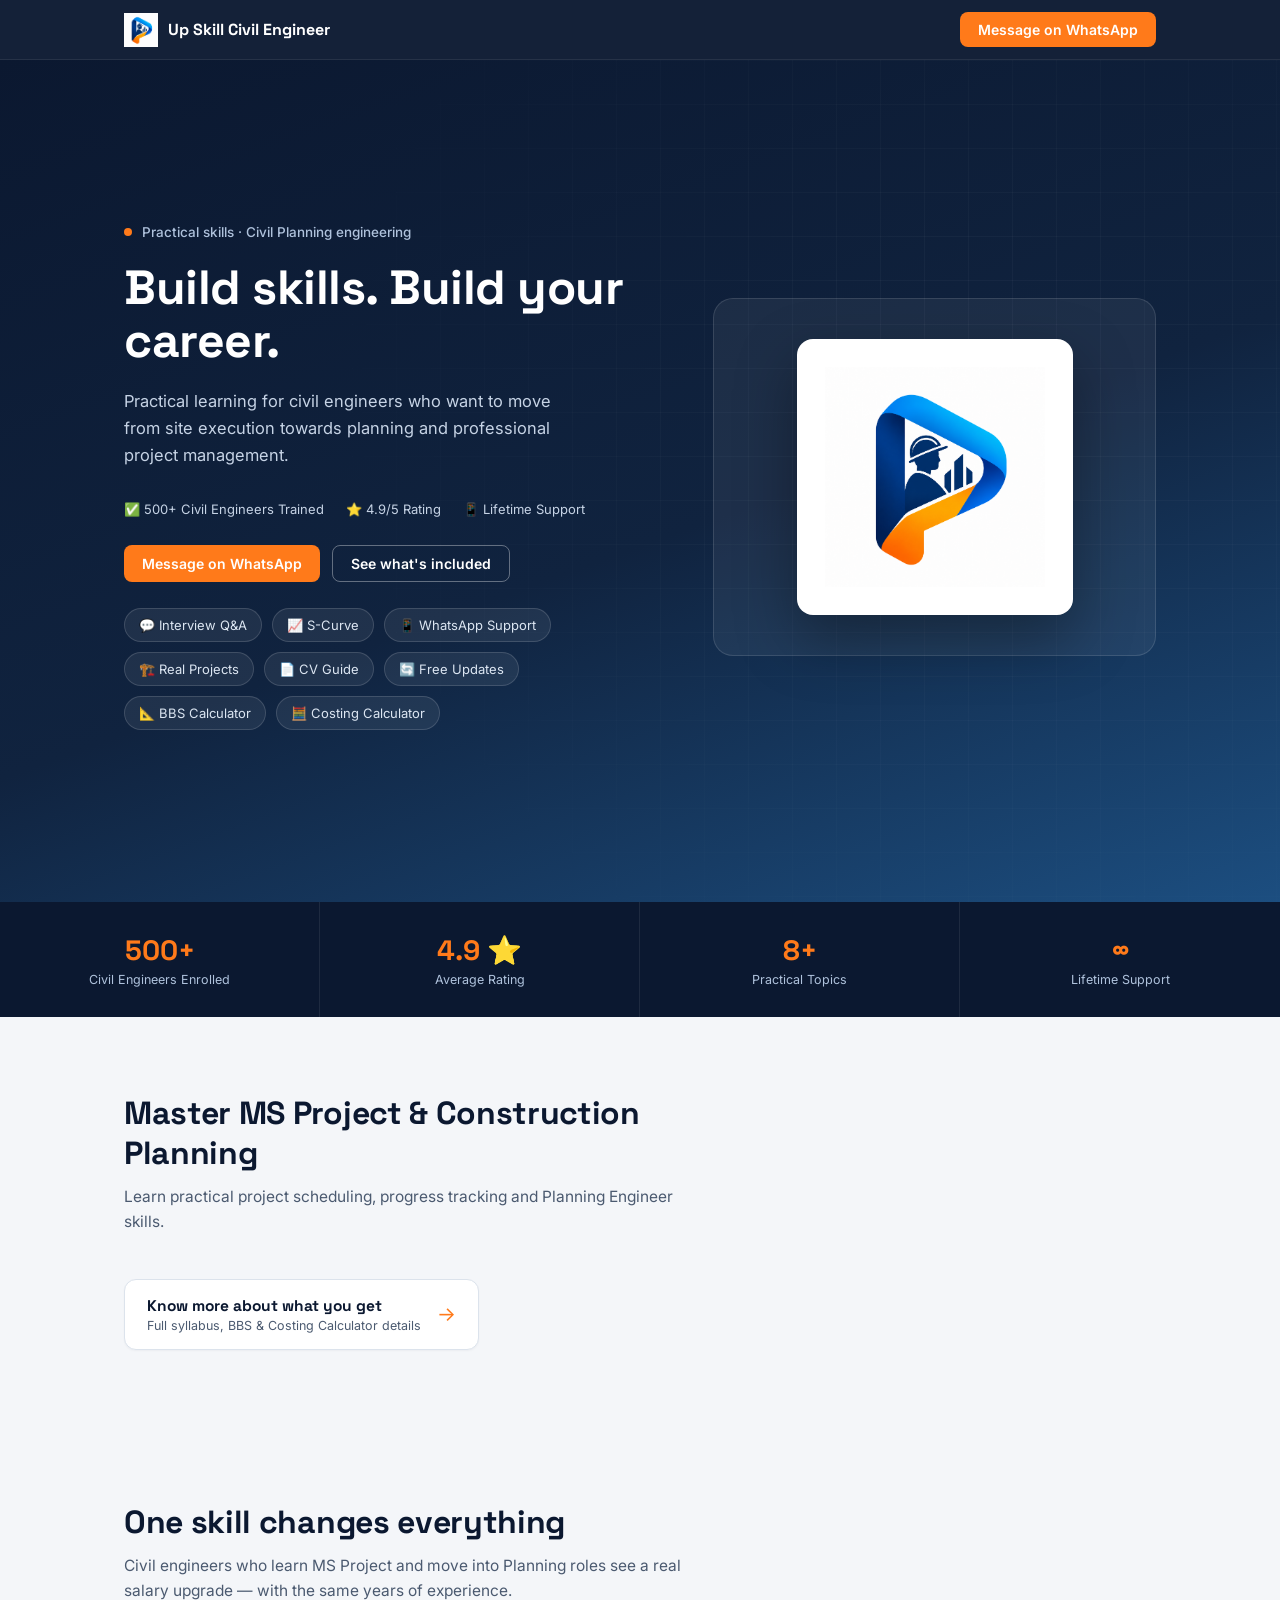
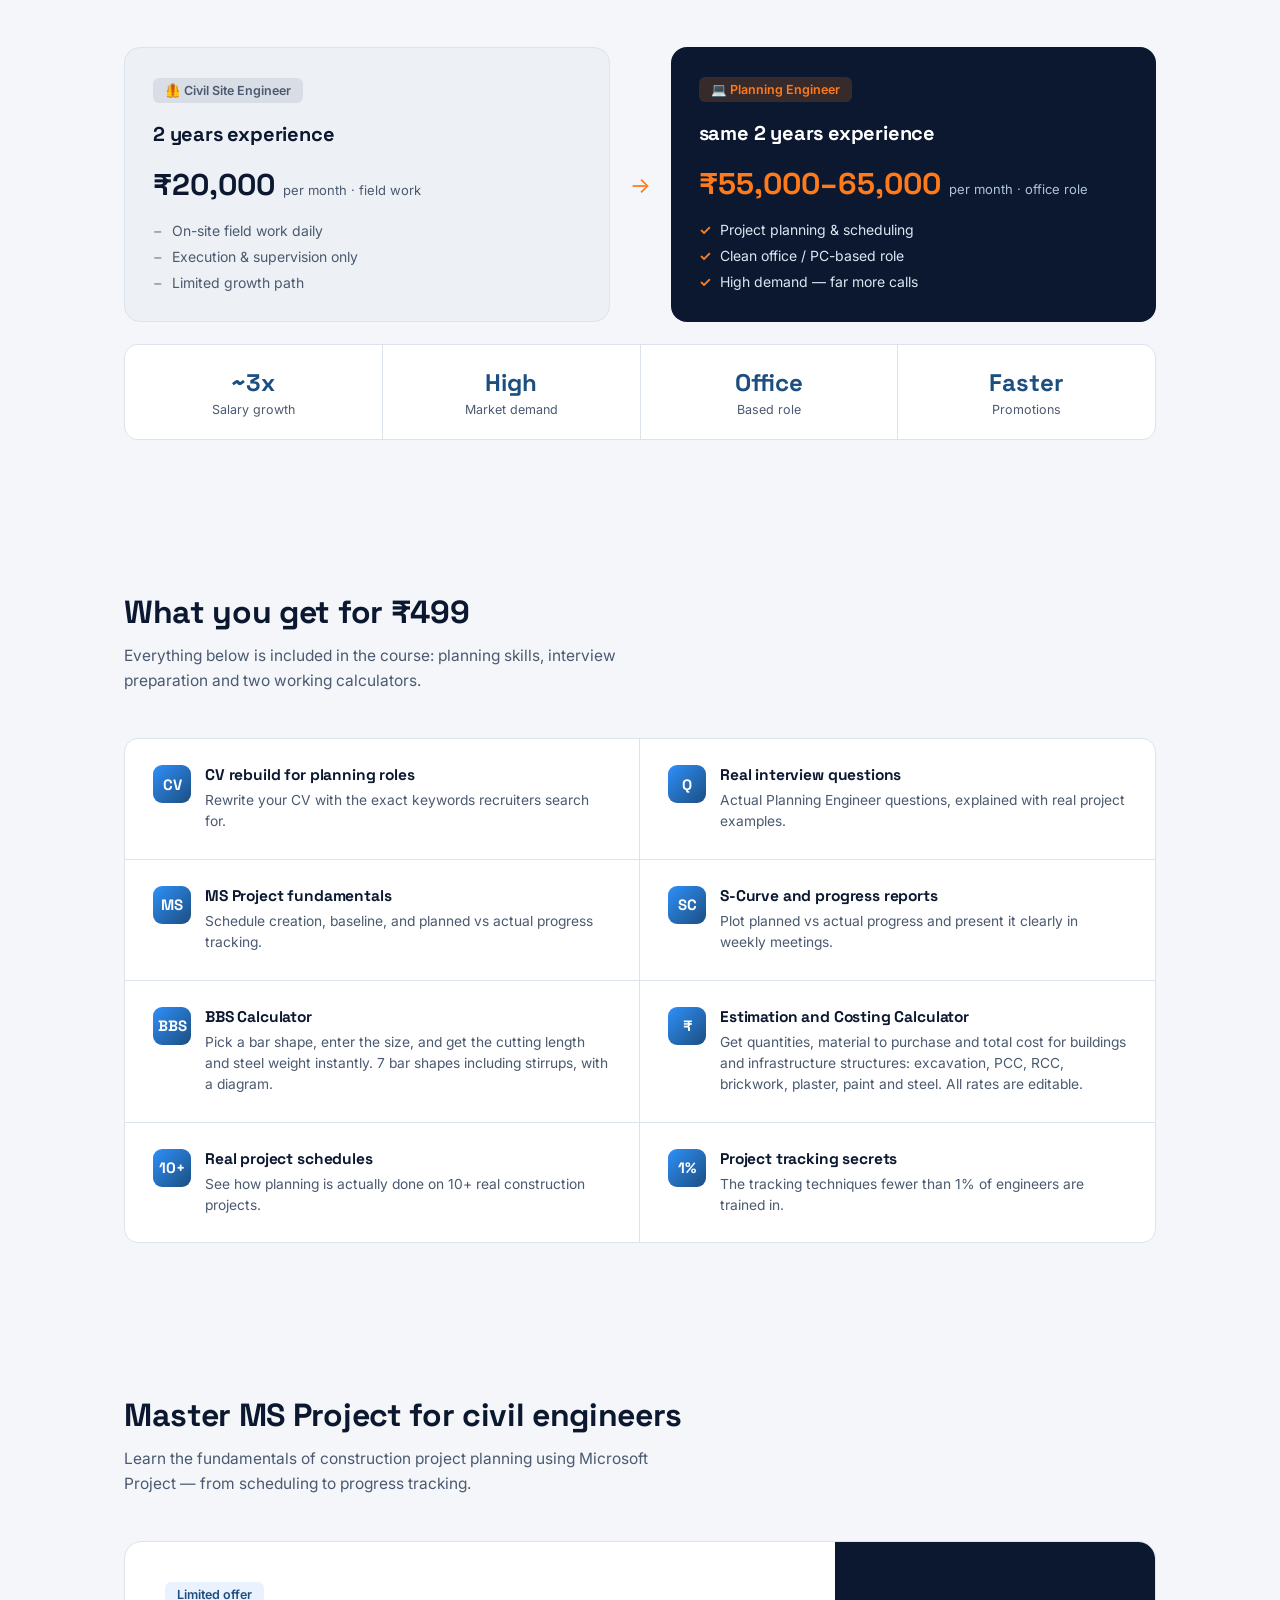
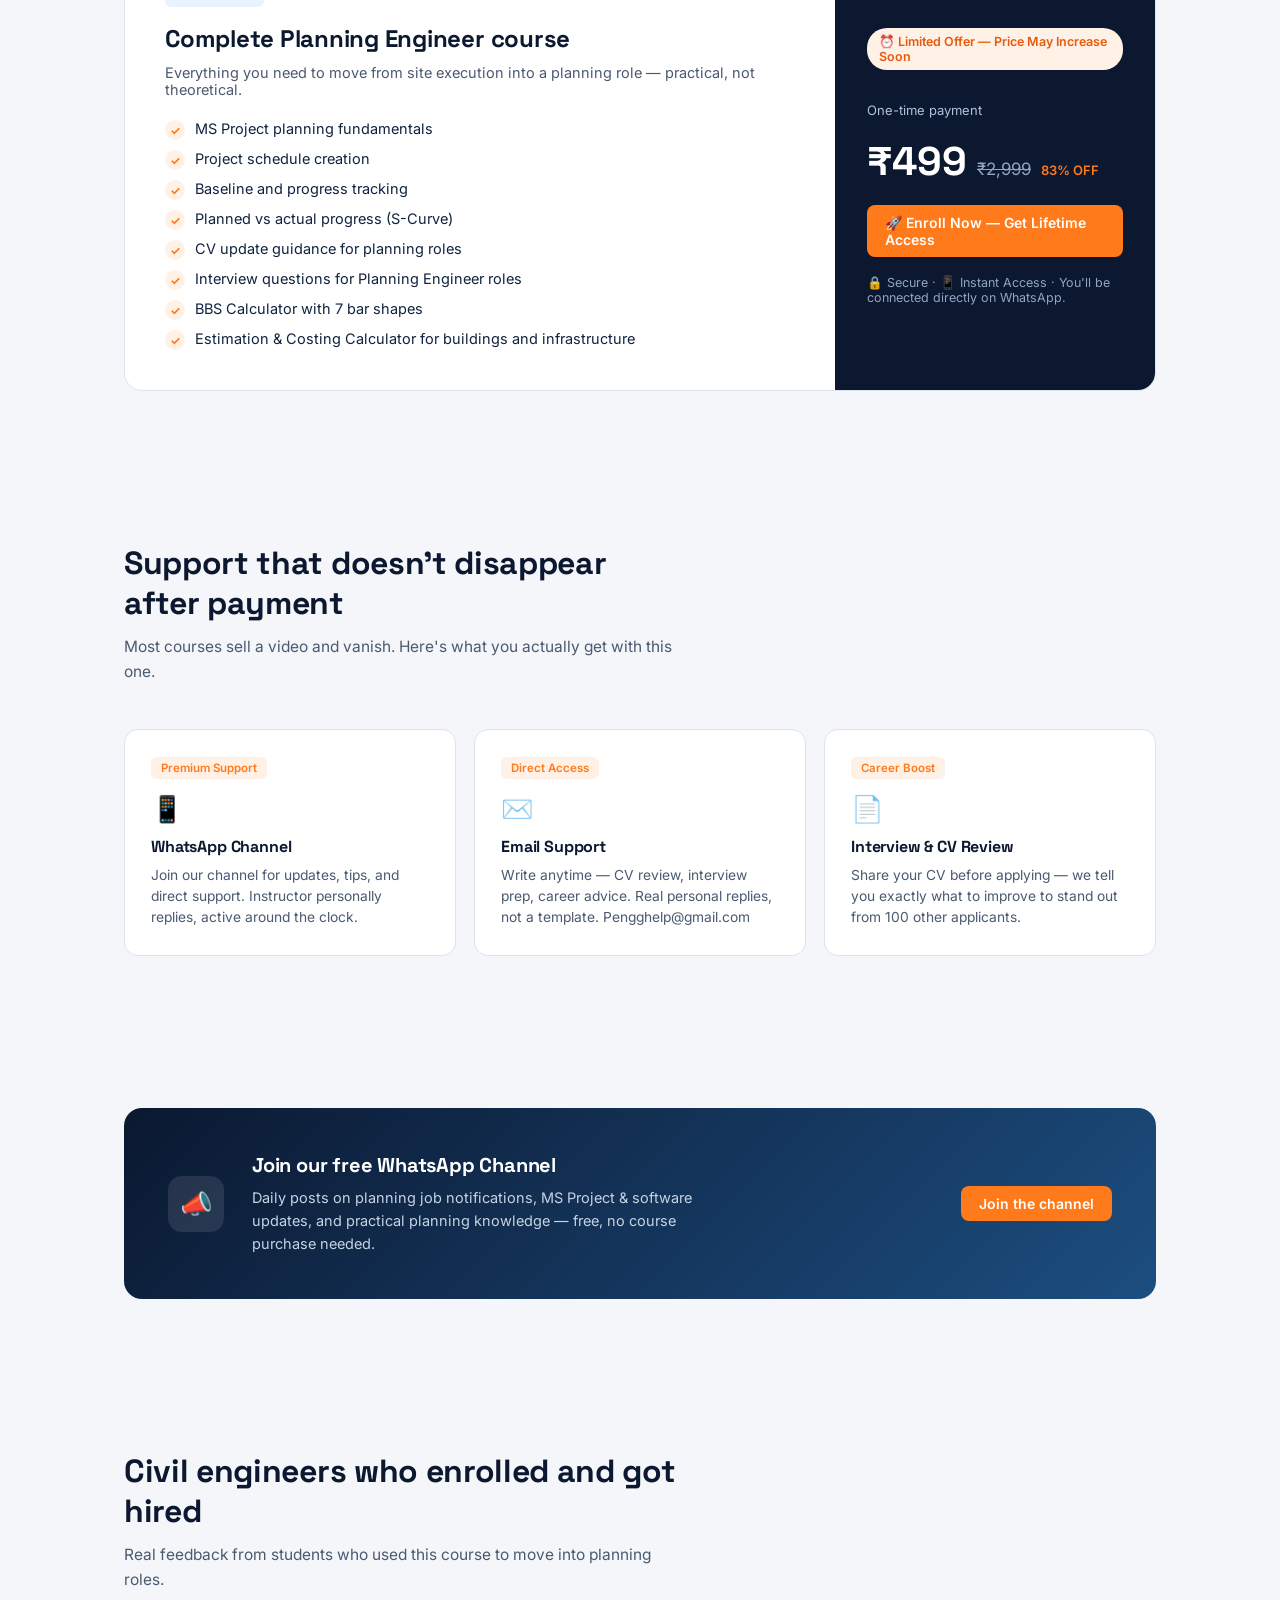
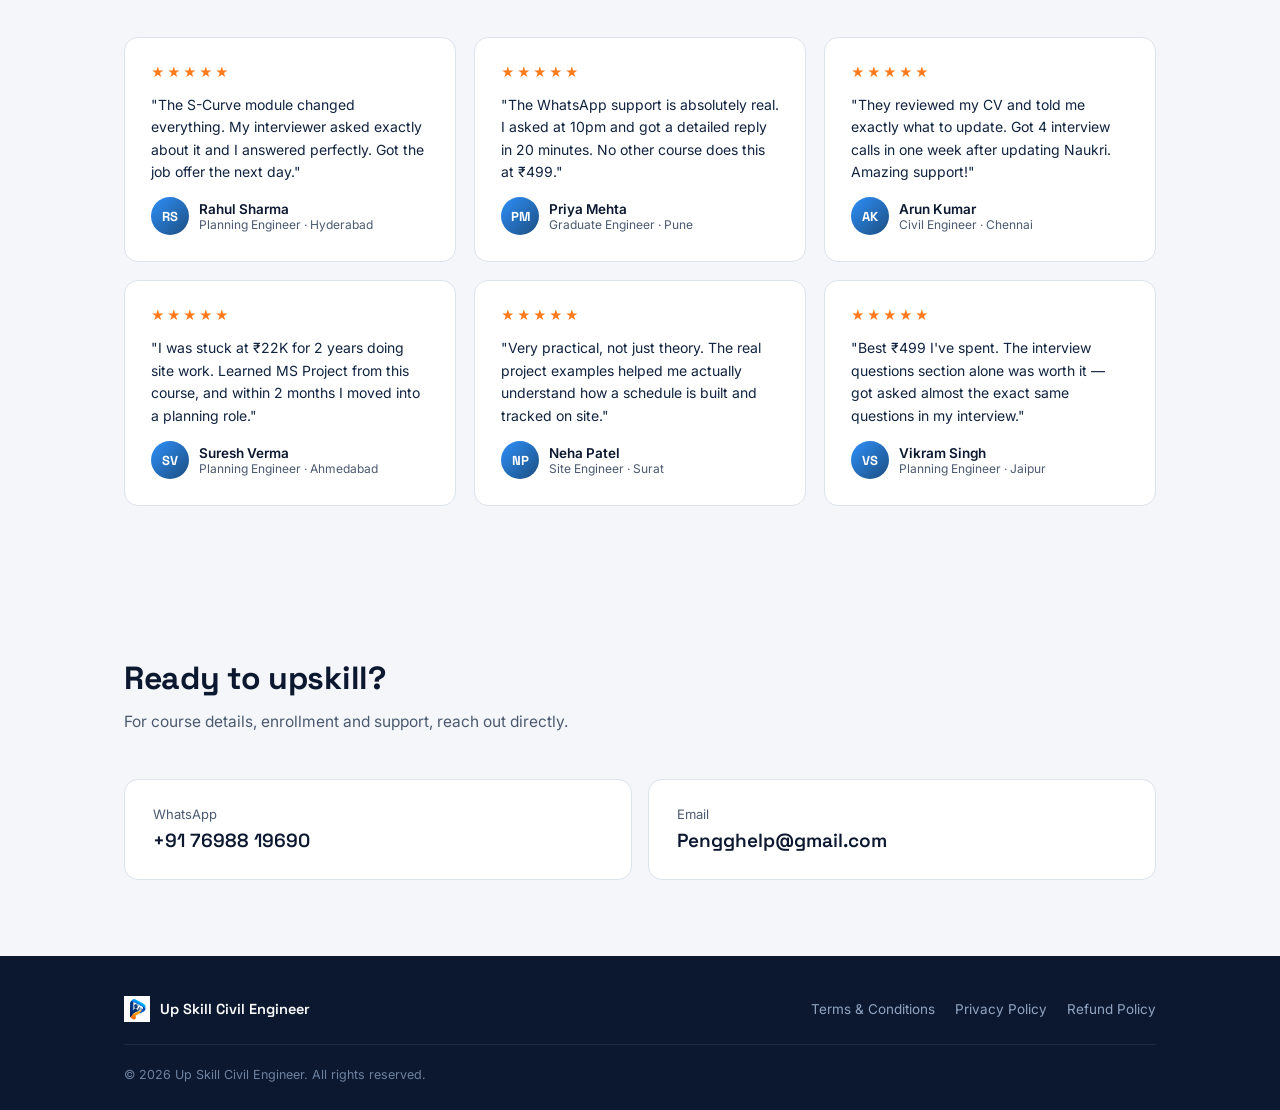
<file: index.html>
<!DOCTYPE html>
<html lang="en">
<head>
<meta charset="UTF-8">
<meta name="viewport" content="width=device-width, initial-scale=1, viewport-fit=cover">
<title>Up Skill Civil Engineer | Practical Skills for Civil Engineers</title>
<meta name="description" content="Up Skill Civil Engineer provides practical courses and resources for civil engineers, including MS Project Planning, BBS, estimation and interview preparation.">
<link rel="icon" href="logo.png">
<link rel="preconnect" href="https://fonts.googleapis.com">
<link rel="preconnect" href="https://fonts.gstatic.com" crossorigin>
<link href="https://fonts.googleapis.com/css2?family=Space+Grotesk:wght@500;600;700&family=Inter:wght@400;500;600;700&display=swap" rel="stylesheet">
<style>
  :root {
    --navy-deep: #0B1830;
    --navy: #10233F;
    --steel: #1C4E80;
    --blue: #2E90FA;
    --orange: #FF7A1A;
    --orange-deep: #E8590C;
    --paper: #F4F6F9;
    --white: #FFFFFF;
    --ink: #10233F;
    --slate: #4B5A70;
    --line: #DCE3EC;
  }
  * { box-sizing: border-box; margin: 0; padding: 0; }
  html { scroll-behavior: smooth; scroll-padding-top: env(safe-area-inset-top, 0px); }
  body {
    font-family: 'Inter', sans-serif;
    color: var(--ink);
    background: var(--paper);
    padding-top: env(safe-area-inset-top, 0px);
    padding-bottom: env(safe-area-inset-bottom, 0px);
    -webkit-font-smoothing: antialiased;
  }
  h1, h2, h3 { font-family: 'Space Grotesk', sans-serif; font-weight: 700; letter-spacing: -0.01em; color: var(--navy-deep); }
  a { color: inherit; text-decoration: none; }
  img { max-width: 100%; display: block; }
  .wrap { max-width: 1080px; margin: 0 auto; padding: 0 24px; }

  /* ---------- header ---------- */
  header {
    position: sticky; top: env(safe-area-inset-top, 0px); z-index: 40;
    background: rgba(11, 24, 48, 0.96);
    backdrop-filter: blur(8px);
    border-bottom: 1px solid rgba(255,255,255,0.08);
  }
  .header-inner {
    display: flex; align-items: center; justify-content: space-between;
    padding: 12px 24px; max-width: 1080px; margin: 0 auto;
  }
  .brand { display: flex; align-items: center; gap: 10px; }
  .brand img { width: 34px; height: 34px; }
  .brand span { font-family: 'Space Grotesk', sans-serif; font-weight: 700; font-size: 16px; color: var(--white); }
  .wa-btn {
    display: inline-flex; align-items: center; gap: 8px;
    background: var(--orange); color: var(--white);
    padding: 9px 18px; border-radius: 8px;
    font-weight: 600; font-size: 14px;
    transition: background 0.15s ease;
  }
  .wa-btn:hover { background: var(--orange-deep); }
  .wa-btn.ghost {
    background: transparent; border: 1.5px solid rgba(255,255,255,0.35); color: var(--white);
  }
  .wa-btn.ghost:hover { border-color: var(--white); background: rgba(255,255,255,0.06); }

  /* ---------- hero ---------- */
  .hero {
    background: linear-gradient(160deg, var(--navy-deep) 0%, var(--navy) 55%, var(--steel) 100%);
    position: relative; overflow: hidden;
  }
  .hero::before {
    content: ''; position: absolute; inset: 0;
    background-image:
      linear-gradient(rgba(255,255,255,0.04) 1px, transparent 1px),
      linear-gradient(90deg, rgba(255,255,255,0.04) 1px, transparent 1px);
    background-size: 44px 44px;
    mask-image: radial-gradient(circle at 75% 40%, black 0%, transparent 65%);
  }
  .hero-inner {
    position: relative;
    display: grid; grid-template-columns: 1.1fr 0.9fr; gap: 48px; align-items: center;
    padding: 88px 24px 96px; max-width: 1080px; margin: 0 auto;
  }
  @media (max-width: 800px) {
    .hero-inner { grid-template-columns: 1fr; padding: 56px 24px 64px; }
  }
  .eyebrow-line {
    display: flex; align-items: center; gap: 10px; margin-bottom: 22px;
  }
  .eyebrow-line .dot { width: 8px; height: 8px; border-radius: 50%; background: var(--orange); }
  .eyebrow-line span { color: #AFC2DC; font-size: 13.5px; font-weight: 500; }
  .hero h1 {
    font-size: clamp(32px, 4.6vw, 48px); line-height: 1.1; color: var(--white); margin-bottom: 20px;
  }
  .hero p.lead {
    color: #C6D3E5; font-size: 16.5px; line-height: 1.65; max-width: 46ch; margin-bottom: 32px;
  }
  .hero-ctas { display: flex; gap: 12px; flex-wrap: wrap; }
  .hero-badge {
    background: rgba(255,255,255,0.06);
    border: 1px solid rgba(255,255,255,0.12);
    border-radius: 20px;
    padding: 40px;
    display: flex; align-items: center; justify-content: center;
  }
  .hero-badge-inner {
    background: var(--white); border-radius: 16px; padding: 28px;
    box-shadow: 0 24px 60px rgba(0,0,0,0.35);
    display: flex; align-items: center; justify-content: center;
  }
  .hero-badge img { width: 100%; max-width: 220px; }

  /* ---------- career comparison ---------- */
  .compare {
    display: grid; grid-template-columns: 1fr auto 1fr; gap: 20px; align-items: stretch;
  }
  @media (max-width: 760px) { .compare { grid-template-columns: 1fr; } }
  .compare-arrow {
    display: flex; align-items: center; justify-content: center;
    color: var(--orange); font-size: 22px;
  }
  @media (max-width: 760px) { .compare-arrow { transform: rotate(90deg); padding: 4px 0; } }
  .compare-card {
    border-radius: 16px; padding: 30px 28px;
    display: flex; flex-direction: column; gap: 18px;
  }
  .compare-card.before { background: #EDF0F4; border: 1px solid var(--line); }
  .compare-card.after { background: var(--navy-deep); color: var(--white); }
  .compare-role {
    display: inline-flex; align-self: flex-start;
    font-size: 12.5px; font-weight: 600; padding: 5px 12px; border-radius: 6px;
  }
  .compare-card.before .compare-role { background: #D9DEE6; color: var(--slate); }
  .compare-card.after .compare-role { background: rgba(255,122,26,0.18); color: var(--orange); }
  .compare-card h3 { font-size: 20px; }
  .compare-card.after h3 { color: var(--white); }
  .compare-stat { display: flex; align-items: baseline; gap: 8px; }
  .compare-stat .num { font-family: 'Space Grotesk', sans-serif; font-size: 30px; font-weight: 700; }
  .compare-card.before .num { color: var(--navy-deep); }
  .compare-card.after .num { color: var(--orange); }
  .compare-stat .unit { font-size: 13px; color: var(--slate); }
  .compare-card.after .compare-stat .unit { color: #AFC2DC; }
  .compare-list { list-style: none; display: grid; gap: 9px; font-size: 14px; }
  .compare-list li { display: flex; gap: 9px; align-items: flex-start; }
  .compare-card.before .compare-list li::before { content: '−'; color: #97A2B2; font-weight: 700; }
  .compare-card.after .compare-list li::before { content: '✓'; color: var(--orange); font-weight: 700; }
  .compare-card.before .compare-list li { color: var(--slate); }
  .compare-card.after .compare-list li { color: #DCE6F2; }

  .demand-strip {
    display: grid; grid-template-columns: repeat(4, 1fr); gap: 1px;
    background: var(--line); border: 1px solid var(--line); border-radius: 14px; overflow: hidden;
    margin-top: 22px;
  }
  @media (max-width: 700px) { .demand-strip { grid-template-columns: 1fr 1fr; } }
  .demand-item { background: var(--white); padding: 22px 18px; text-align: center; }
  .demand-item .num { font-family: 'Space Grotesk', sans-serif; font-size: 24px; font-weight: 700; color: var(--steel); }
  .demand-item .lbl { font-size: 12.5px; color: var(--slate); margin-top: 4px; }

  /* ---------- trust badges + pills ---------- */
  .trust-row {
    display: flex; flex-wrap: wrap; gap: 10px 22px; margin-bottom: 28px;
  }
  .trust-row span { display: flex; align-items: center; gap: 6px; font-size: 13px; color: #C6D3E5; }
  .pill-row { display: flex; flex-wrap: wrap; gap: 10px; margin-top: 26px; }
  .pill {
    display: flex; align-items: center; gap: 7px;
    background: rgba(255,255,255,0.07); border: 1px solid rgba(255,255,255,0.14);
    color: #DCE6F2; font-size: 13px; padding: 8px 14px; border-radius: 20px;
  }

  /* ---------- stats bar ---------- */
  .stats-bar {
    display: grid; grid-template-columns: repeat(4, 1fr);
    background: var(--navy-deep);
  }
  @media (max-width: 700px) { .stats-bar { grid-template-columns: 1fr 1fr; } }
  .stat-item { padding: 30px 18px; text-align: center; border-right: 1px solid rgba(255,255,255,0.08); }
  .stat-item:last-child { border-right: none; }
  @media (max-width: 700px) { .stat-item:nth-child(2n) { border-right: none; } }
  .stat-item .num { font-family: 'Space Grotesk', sans-serif; font-size: 28px; font-weight: 700; color: var(--orange); }
  .stat-item .lbl { font-size: 12.5px; color: #AFC2DC; margin-top: 4px; }

  /* ---------- support cards ---------- */
  .support-grid { display: grid; grid-template-columns: repeat(3, 1fr); gap: 18px; }
  @media (max-width: 800px) { .support-grid { grid-template-columns: 1fr; } }
  .support-card {
    background: var(--white); border: 1px solid var(--line); border-radius: 14px; padding: 26px;
  }
  .support-card .tag {
    display: inline-block; font-size: 11.5px; font-weight: 600; color: var(--orange);
    background: #FFF1E6; padding: 4px 10px; border-radius: 6px; margin-bottom: 14px;
  }
  .support-card .ic { font-size: 26px; margin-bottom: 12px; }
  .support-card h3 { font-size: 16px; margin-bottom: 8px; }
  .support-card p { font-size: 13.8px; color: var(--slate); line-height: 1.55; }

  /* ---------- price offer ---------- */
  .urgency {
    display: inline-flex; align-items: center; gap: 6px;
    background: #FFF1E6; color: var(--orange-deep); font-size: 12.5px; font-weight: 600;
    padding: 6px 12px; border-radius: 20px; margin-bottom: 14px;
  }
  .price-row { display: flex; align-items: baseline; gap: 10px; flex-wrap: wrap; }
  .price-strike { color: #91A5C2; text-decoration: line-through; font-size: 17px; }
  .price-off { color: var(--orange); font-size: 13px; font-weight: 600; }

  /* ---------- testimonials ---------- */
  .testimonial-grid { display: grid; grid-template-columns: repeat(3, 1fr); gap: 18px; }
  @media (max-width: 800px) { .testimonial-grid { grid-template-columns: 1fr; } }
  .testimonial-card {
    background: var(--white); border: 1px solid var(--line); border-radius: 14px; padding: 26px;
    display: flex; flex-direction: column; gap: 14px;
  }
  .stars { color: var(--orange); font-size: 13px; letter-spacing: 2px; }
  .testimonial-card p.quote { font-size: 14px; color: var(--ink); line-height: 1.6; flex-grow: 1; }
  .testimonial-author { display: flex; align-items: center; gap: 10px; }
  .avatar {
    width: 38px; height: 38px; border-radius: 50%; flex-shrink: 0;
    background: linear-gradient(135deg, var(--blue), var(--steel)); color: var(--white);
    display: flex; align-items: center; justify-content: center;
    font-family: 'Space Grotesk', sans-serif; font-weight: 700; font-size: 13px;
  }
  .testimonial-author .name { font-size: 13.5px; font-weight: 600; color: var(--navy-deep); }
  .testimonial-author .role { font-size: 12px; color: var(--slate); }

  /* ---------- section shell ---------- */
  section { padding: 76px 0; }
  .section-head { max-width: 56ch; margin-bottom: 44px; }
  .section-head h2 { font-size: clamp(24px, 3vw, 32px); margin-bottom: 12px; }
  .section-head p { color: var(--slate); font-size: 15.5px; line-height: 1.6; }

  /* ---------- what you get ---------- */
  .features {
    display: grid; grid-template-columns: repeat(2, 1fr); gap: 0;
    border: 1px solid var(--line); border-radius: 14px; overflow: hidden;
    background: var(--white);
  }
  @media (max-width: 700px) { .features { grid-template-columns: 1fr; } }
  .feature {
    padding: 26px 28px;
    border-right: 1px solid var(--line); border-bottom: 1px solid var(--line);
    display: flex; gap: 14px; align-items: flex-start;
  }
  .features .feature:nth-child(2n) { border-right: none; }
  @media (max-width: 700px) { .feature { border-right: none !important; } }
  .feature:nth-last-child(-n+2) { border-bottom: none; }
  .feature-icon {
    width: 38px; height: 38px; border-radius: 9px; flex-shrink: 0;
    background: linear-gradient(135deg, var(--blue), var(--steel));
    display: flex; align-items: center; justify-content: center;
    color: white; font-family: 'Space Grotesk', sans-serif; font-weight: 700; font-size: 15px;
  }
  .feature h3 { font-size: 15.5px; margin-bottom: 5px; }
  .feature p { color: var(--slate); font-size: 13.8px; line-height: 1.55; }

  /* ---------- course card ---------- */
  .course {
    background: var(--white);
    border: 1px solid var(--line); border-radius: 18px;
    overflow: hidden;
    display: grid; grid-template-columns: 1fr 320px;
  }
  @media (max-width: 760px) { .course { grid-template-columns: 1fr; } }
  .course-body { padding: 40px; }
  .course-tag {
    display: inline-block; background: #EAF2FF; color: var(--steel);
    font-size: 12.5px; font-weight: 600; padding: 5px 12px; border-radius: 6px; margin-bottom: 16px;
  }
  .course-body h3 { font-size: 24px; margin-bottom: 10px; }
  .course-body > p { color: var(--slate); font-size: 14.5px; margin-bottom: 22px; }
  .checklist { list-style: none; display: grid; gap: 10px; }
  .checklist li { display: flex; gap: 10px; align-items: flex-start; font-size: 14.5px; color: var(--ink); }
  .checklist li::before {
    content: '✓'; color: var(--orange); font-weight: 700; flex-shrink: 0;
    width: 20px; height: 20px; border-radius: 50%; background: #FFF1E6;
    display: flex; align-items: center; justify-content: center; font-size: 12px;
  }
  .course-price {
    background: var(--navy-deep); color: var(--white);
    padding: 40px 32px; display: flex; flex-direction: column; justify-content: center; gap: 18px;
  }
  .price-label { color: #AFC2DC; font-size: 13px; }
  .price-value { font-family: 'Space Grotesk', sans-serif; font-size: 40px; font-weight: 700; }
  .price-value span { font-size: 15px; color: #AFC2DC; font-weight: 500; margin-left: 6px; }
  .course-price .wa-btn { justify-content: center; width: 100%; }
  .price-note { font-size: 12.5px; color: #91A5C2; }

  /* ---------- whatsapp channel banner ---------- */
  .channel {
    background: linear-gradient(135deg, var(--navy-deep), var(--steel));
    border-radius: 18px;
    padding: 44px;
    display: grid; grid-template-columns: auto 1fr auto; gap: 28px; align-items: center;
  }
  @media (max-width: 760px) {
    .channel { grid-template-columns: 1fr; text-align: left; }
  }
  .channel-icon {
    width: 56px; height: 56px; border-radius: 14px;
    background: rgba(255,255,255,0.1); display: flex; align-items: center; justify-content: center;
    font-size: 26px;
  }
  .channel h3 { color: var(--white); font-size: 20px; margin-bottom: 8px; }
  .channel p { color: #C6D3E5; font-size: 14.5px; line-height: 1.6; max-width: 52ch; }

  /* ---------- contact ---------- */
  .contact-grid {
    display: grid; grid-template-columns: 1fr 1fr; gap: 16px;
  }
  @media (max-width: 700px) { .contact-grid { grid-template-columns: 1fr; } }
  .contact-card {
    background: var(--white); border: 1px solid var(--line); border-radius: 14px;
    padding: 26px 28px;
  }
  .contact-card .label { font-size: 13px; color: var(--slate); margin-bottom: 6px; }
  .contact-card .value { font-family: 'Space Grotesk', sans-serif; font-weight: 600; font-size: 19px; color: var(--navy-deep); }
  .contact-card a.value:hover { color: var(--steel); }

  /* ---------- footer ---------- */
  footer {
    background: var(--navy-deep); color: #91A5C2;
    padding: 40px 0 28px;
  }
  .footer-inner {
    display: flex; align-items: center; justify-content: space-between; flex-wrap: wrap; gap: 16px;
  }
  .footer-brand { display: flex; align-items: center; gap: 10px; }
  .footer-brand img { width: 26px; height: 26px; }
  .footer-brand span { color: var(--white); font-family: 'Space Grotesk', sans-serif; font-weight: 600; font-size: 14.5px; }
  .footer-links { display: flex; gap: 20px; font-size: 13.5px; flex-wrap: wrap; }
  .footer-links a:hover { color: var(--white); }
  .footer-bottom {
    margin-top: 22px; padding-top: 22px; border-top: 1px solid rgba(255,255,255,0.08);
    font-size: 12.5px; color: #6E82A0;
  }
  .explore-btn {
  display: inline-flex;
  align-items: center;
  gap: 16px;
  background: var(--white);
  border: 1.5px solid var(--line);
  border-radius: 12px;
  padding: 16px 22px;
  transition: border-color 0.2s ease, transform 0.2s ease, box-shadow 0.2s ease;
  box-shadow: 0 1px 2px rgba(11,24,48,0.04);
}
.explore-btn:hover {
  border-color: var(--orange);
  transform: translateY(-2px);
  box-shadow: 0 10px 24px rgba(255,122,26,0.16);
}
.explore-btn-text { display: flex; flex-direction: column; gap: 2px; }
.explore-btn-label {
  font-family: 'Space Grotesk', sans-serif;
  font-weight: 700;
  font-size: 15.5px;
  color: var(--navy-deep);
}
.explore-btn-sub {
  font-size: 12.5px;
  color: var(--slate);
}
.explore-btn-arrow {
  font-size: 20px;
  color: var(--orange);
  transition: transform 0.2s ease;
}
.explore-btn:hover .explore-btn-arrow { transform: translateX(4px); }
</style>
  </head>
<body>

<header>
  <div class="header-inner">
    <div class="brand">
      <img src="logo.png" alt="Up Skill Civil Engineer logo">
      <span>Up Skill Civil Engineer</span>
    </div>
    <a class="wa-btn" href="https://wa.me/917698819690" target="_blank" rel="noopener">Message on WhatsApp</a>
  </div>
</header>

<section class="hero">
  <div class="hero-inner">
    <div>
      <div class="eyebrow-line"><span class="dot"></span><span>Practical skills · Civil Planning engineering</span></div>
      <h1>Build skills. Build your career.</h1>
      <p class="lead">Practical learning for civil engineers who want to move from site execution towards planning and professional project management.</p>
      <div class="trust-row">
        <span>✅ 500+ Civil Engineers Trained</span>
        <span>⭐ 4.9/5 Rating</span>
        <span>📱 Lifetime Support</span>
      </div>
      <div class="hero-ctas">
        <a class="wa-btn" href="https://wa.me/917698819690" target="_blank" rel="noopener">Message on WhatsApp</a>
        <a class="wa-btn ghost" href="#course">See what's included</a>
        
      </div>
      <div class="pill-row">
        <span class="pill">💬 Interview Q&amp;A</span>
        <span class="pill">📈 S-Curve</span>
        <span class="pill">📱 WhatsApp Support</span>
        <span class="pill">🏗️ Real Projects</span>
        <span class="pill">📄 CV Guide</span>
        <span class="pill">🔄 Free Updates</span>
        <span class="pill">📐 BBS Calculator</span>
        <span class="pill">🧮 Costing Calculator</span>
      </div>
    </div>
    <div class="hero-badge">
      <div class="hero-badge-inner">
        <img src="logo.png" alt="Up Skill Civil Engineer">
      </div>
    </div>
  </div>
</section>
  

<div class="stats-bar">
  <div class="stat-item"><div class="num">500+</div><div class="lbl">Civil Engineers Enrolled</div></div>
  <div class="stat-item"><div class="num">4.9 ⭐</div><div class="lbl">Average Rating</div></div>
  <div class="stat-item"><div class="num">8+</div><div class="lbl">Practical Topics</div></div>
  <div class="stat-item"><div class="num">∞</div><div class="lbl">Lifetime Support</div></div>
</div>
  
<section>
  <div class="wrap">
    <div class="section-head">
      <h2>Master MS Project &amp; Construction Planning</h2>
      <p>Learn practical project scheduling, progress tracking and Planning Engineer skills.</p>
    </div>
    <a href="planning-engineer-course.html" class="explore-btn">
      <span class="explore-btn-text">
        <span class="explore-btn-label">Know more about what you get</span>
        <span class="explore-btn-sub">Full syllabus, BBS &amp; Costing Calculator details</span>
      </span>
      <span class="explore-btn-arrow">→</span>
    </a>
  </div>
</section>
  <section>
  <div class="wrap">
    <div class="section-head">
      <h2>One skill changes everything</h2>
      <p>Civil engineers who learn MS Project and move into Planning roles see a real salary upgrade — with the same years of experience.</p>
    </div>
    <div class="compare">
      <div class="compare-card before">
        <span class="compare-role">🦺 Civil Site Engineer</span>
        <h3>2 years experience</h3>
        <div class="compare-stat"><span class="num">₹20,000</span><span class="unit">per month · field work</span></div>
        <ul class="compare-list">
          <li>On-site field work daily</li>
          <li>Execution &amp; supervision only</li>
          <li>Limited growth path</li>
        </ul>
      </div>
      <div class="compare-arrow">→</div>
      <div class="compare-card after">
        <span class="compare-role">💻 Planning Engineer</span>
        <h3>same 2 years experience</h3>
        <div class="compare-stat"><span class="num">₹55,000–65,000</span><span class="unit">per month · office role</span></div>
        <ul class="compare-list">
          <li>Project planning &amp; scheduling</li>
          <li>Clean office / PC-based role</li>
          <li>High demand — far more calls</li>
        </ul>
      </div>
    </div>
    <div class="demand-strip">
      <div class="demand-item"><div class="num">~3x</div><div class="lbl">Salary growth</div></div>
      <div class="demand-item"><div class="num">High</div><div class="lbl">Market demand</div></div>
      <div class="demand-item"><div class="num">Office</div><div class="lbl">Based role</div></div>
      <div class="demand-item"><div class="num">Faster</div><div class="lbl">Promotions</div></div>
    </div>
  </div>
</section>

<section>
  <div class="wrap">
    <div class="section-head">
      <h2>What you get for ₹499</h2>
      <p>Everything below is included in the course: planning skills, interview preparation and two working calculators.</p>
    </div>
    <div class="features">
      <div class="feature">
        <div class="feature-icon">CV</div>
        <div><h3>CV rebuild for planning roles</h3><p>Rewrite your CV with the exact keywords recruiters search for.</p></div>
      </div>
      <div class="feature">
        <div class="feature-icon">Q</div>
        <div><h3>Real interview questions</h3><p>Actual Planning Engineer questions, explained with real project examples.</p></div>
      </div>
      <div class="feature">
        <div class="feature-icon">MS</div>
        <div><h3>MS Project fundamentals</h3><p>Schedule creation, baseline, and planned vs actual progress tracking.</p></div>
      </div>
      <div class="feature">
        <div class="feature-icon">SC</div>
        <div><h3>S-Curve and progress reports</h3><p>Plot planned vs actual progress and present it clearly in weekly meetings.</p></div>
      </div>
      <div class="feature">
        <div class="feature-icon">BBS</div>
        <div><h3>BBS Calculator</h3><p>Pick a bar shape, enter the size, and get the cutting length and steel weight instantly. 7 bar shapes including stirrups, with a diagram.</p></div>
      </div>
      <div class="feature">
        <div class="feature-icon">₹</div>
        <div><h3>Estimation and Costing Calculator</h3><p>Get quantities, material to purchase and total cost for buildings and infrastructure structures: excavation, PCC, RCC, brickwork, plaster, paint and steel. All rates are editable.</p></div>
      </div>
      <div class="feature">
        <div class="feature-icon">10+</div>
        <div><h3>Real project schedules</h3><p>See how planning is actually done on 10+ real construction projects.</p></div>
      </div>
      <div class="feature">
        <div class="feature-icon">1%</div>
        <div><h3>Project tracking secrets</h3><p>The tracking techniques fewer than 1% of engineers are trained in.</p></div>
      </div>
    </div>
  </div>
</section>

<section id="course">
  <div class="wrap">
    <div class="section-head">
      <h2>Master MS Project for civil engineers</h2>
      <p>Learn the fundamentals of construction project planning using Microsoft Project — from scheduling to progress tracking.</p>
    </div>
    <div class="course">
      <div class="course-body">
        <span class="course-tag">Limited offer</span>
        <h3>Complete Planning Engineer course</h3>
        <p>Everything you need to move from site execution into a planning role — practical, not theoretical.</p>
        <ul class="checklist">
          <li>MS Project planning fundamentals</li>
          <li>Project schedule creation</li>
          <li>Baseline and progress tracking</li>
          <li>Planned vs actual progress (S-Curve)</li>
          <li>CV update guidance for planning roles</li>
          <li>Interview questions for Planning Engineer roles</li>
          <li>BBS Calculator with 7 bar shapes</li>
          <li>Estimation &amp; Costing Calculator for buildings and infrastructure</li>
        </ul>
      </div>
      <div class="course-price">
        <span class="urgency">⏰ Limited Offer — Price May Increase Soon</span>
        <span class="price-label">One-time payment</span>
        <div class="price-row">
          <div class="price-value">₹499</div>
          <span class="price-strike">₹2,999</span>
          <span class="price-off">83% OFF</span>
        </div>
        <a class="wa-btn" href="https://wa.me/917698819690?text=Hi%2C%20I%27m%20interested%20in%20the%20MS%20Project%20course" target="_blank" rel="noopener">🚀 Enroll Now — Get Lifetime Access</a>
        <span class="price-note">🔒 Secure · 📱 Instant Access · You'll be connected directly on WhatsApp.</span>
      </div>
    </div>
  </div>
</section>

<section>
  <div class="wrap">
    <div class="section-head">
      <h2>Support that doesn't disappear after payment</h2>
      <p>Most courses sell a video and vanish. Here's what you actually get with this one.</p>
    </div>
    <div class="support-grid">
      <div class="support-card">
        <span class="tag">Premium Support</span>
        <div class="ic">📱</div>
        <h3>WhatsApp Channel</h3>
        <p>Join our channel for updates, tips, and direct support. Instructor personally replies, active around the clock.</p>
      </div>
      <div class="support-card">
        <span class="tag">Direct Access</span>
        <div class="ic">✉️</div>
        <h3>Email Support</h3>
        <p>Write anytime — CV review, interview prep, career advice. Real personal replies, not a template. Pengghelp@gmail.com</p>
      </div>
      <div class="support-card">
        <span class="tag">Career Boost</span>
        <div class="ic">📄</div>
        <h3>Interview &amp; CV Review</h3>
        <p>Share your CV before applying — we tell you exactly what to improve to stand out from 100 other applicants.</p>
      </div>
    </div>
  </div>
</section>

<section>
  <div class="wrap">
    <div class="channel">
      <div class="channel-icon">📣</div>
      <div>
        <h3>Join our free WhatsApp Channel</h3>
        <p>Daily posts on planning job notifications, MS Project &amp; software updates, and practical planning knowledge — free, no course purchase needed.</p>
      </div>
      <a class="wa-btn" href="YOUR_WHATSAPP_CHANNEL_LINK" target="_blank" rel="noopener">Join the channel</a>
    </div>
  </div>
</section>

<section>
  <div class="wrap">
    <div class="section-head">
      <h2>Civil engineers who enrolled and got hired</h2>
      <p>Real feedback from students who used this course to move into planning roles.</p>
    </div>
    <div class="testimonial-grid">
      <div class="testimonial-card">
        <div class="stars">★★★★★</div>
        <p class="quote">"The S-Curve module changed everything. My interviewer asked exactly about it and I answered perfectly. Got the job offer the next day."</p>
        <div class="testimonial-author">
          <div class="avatar">RS</div>
          <div><div class="name">Rahul Sharma</div><div class="role">Planning Engineer · Hyderabad</div></div>
        </div>
      </div>
      <div class="testimonial-card">
        <div class="stars">★★★★★</div>
        <p class="quote">"The WhatsApp support is absolutely real. I asked at 10pm and got a detailed reply in 20 minutes. No other course does this at ₹499."</p>
        <div class="testimonial-author">
          <div class="avatar">PM</div>
          <div><div class="name">Priya Mehta</div><div class="role">Graduate Engineer · Pune</div></div>
        </div>
      </div>
      <div class="testimonial-card">
        <div class="stars">★★★★★</div>
        <p class="quote">"They reviewed my CV and told me exactly what to update. Got 4 interview calls in one week after updating Naukri. Amazing support!"</p>
        <div class="testimonial-author">
          <div class="avatar">AK</div>
          <div><div class="name">Arun Kumar</div><div class="role">Civil Engineer · Chennai</div></div>
        </div>
      </div>
      <div class="testimonial-card">
        <div class="stars">★★★★★</div>
        <p class="quote">"I was stuck at ₹22K for 2 years doing site work. Learned MS Project from this course, and within 2 months I moved into a planning role."</p>
        <div class="testimonial-author">
          <div class="avatar">SV</div>
          <div><div class="name">Suresh Verma</div><div class="role">Planning Engineer · Ahmedabad</div></div>
        </div>
      </div>
      <div class="testimonial-card">
        <div class="stars">★★★★★</div>
        <p class="quote">"Very practical, not just theory. The real project examples helped me actually understand how a schedule is built and tracked on site."</p>
        <div class="testimonial-author">
          <div class="avatar">NP</div>
          <div><div class="name">Neha Patel</div><div class="role">Site Engineer · Surat</div></div>
        </div>
      </div>
      <div class="testimonial-card">
        <div class="stars">★★★★★</div>
        <p class="quote">"Best ₹499 I've spent. The interview questions section alone was worth it — got asked almost the exact same questions in my interview."</p>
        <div class="testimonial-author">
          <div class="avatar">VS</div>
          <div><div class="name">Vikram Singh</div><div class="role">Planning Engineer · Jaipur</div></div>
        </div>
      </div>
    </div>
  </div>
</section>

<section>
  <div class="wrap">
    <div class="section-head">
      <h2>Ready to upskill?</h2>
      <p>For course details, enrollment and support, reach out directly.</p>
    </div>
    <div class="contact-grid">
      <div class="contact-card">
        <div class="label">WhatsApp</div>
        <a class="value" href="https://wa.me/917698819690" target="_blank" rel="noopener">+91 76988 19690</a>
      </div>
      <div class="contact-card">
        <div class="label">Email</div>
        <a class="value" href="mailto:Pengghelp@gmail.com">Pengghelp@gmail.com</a>
      </div>
    </div>
  </div>
</section>

<footer>
  <div class="wrap">
    <div class="footer-inner">
      <div class="footer-brand">
        <img src="logo.png" alt="Up Skill Civil Engineer logo">
        <span>Up Skill Civil Engineer</span>
      </div>
      <div class="footer-links">
        <a href="terms.html">Terms &amp; Conditions</a>
        <a href="privacy.html">Privacy Policy</a>
        <a href="refund.html">Refund Policy</a>
      </div>
    </div>
    <div class="footer-bottom">© 2026 Up Skill Civil Engineer. All rights reserved.</div>
  </div>
</footer>

</body>
</html>
</file>
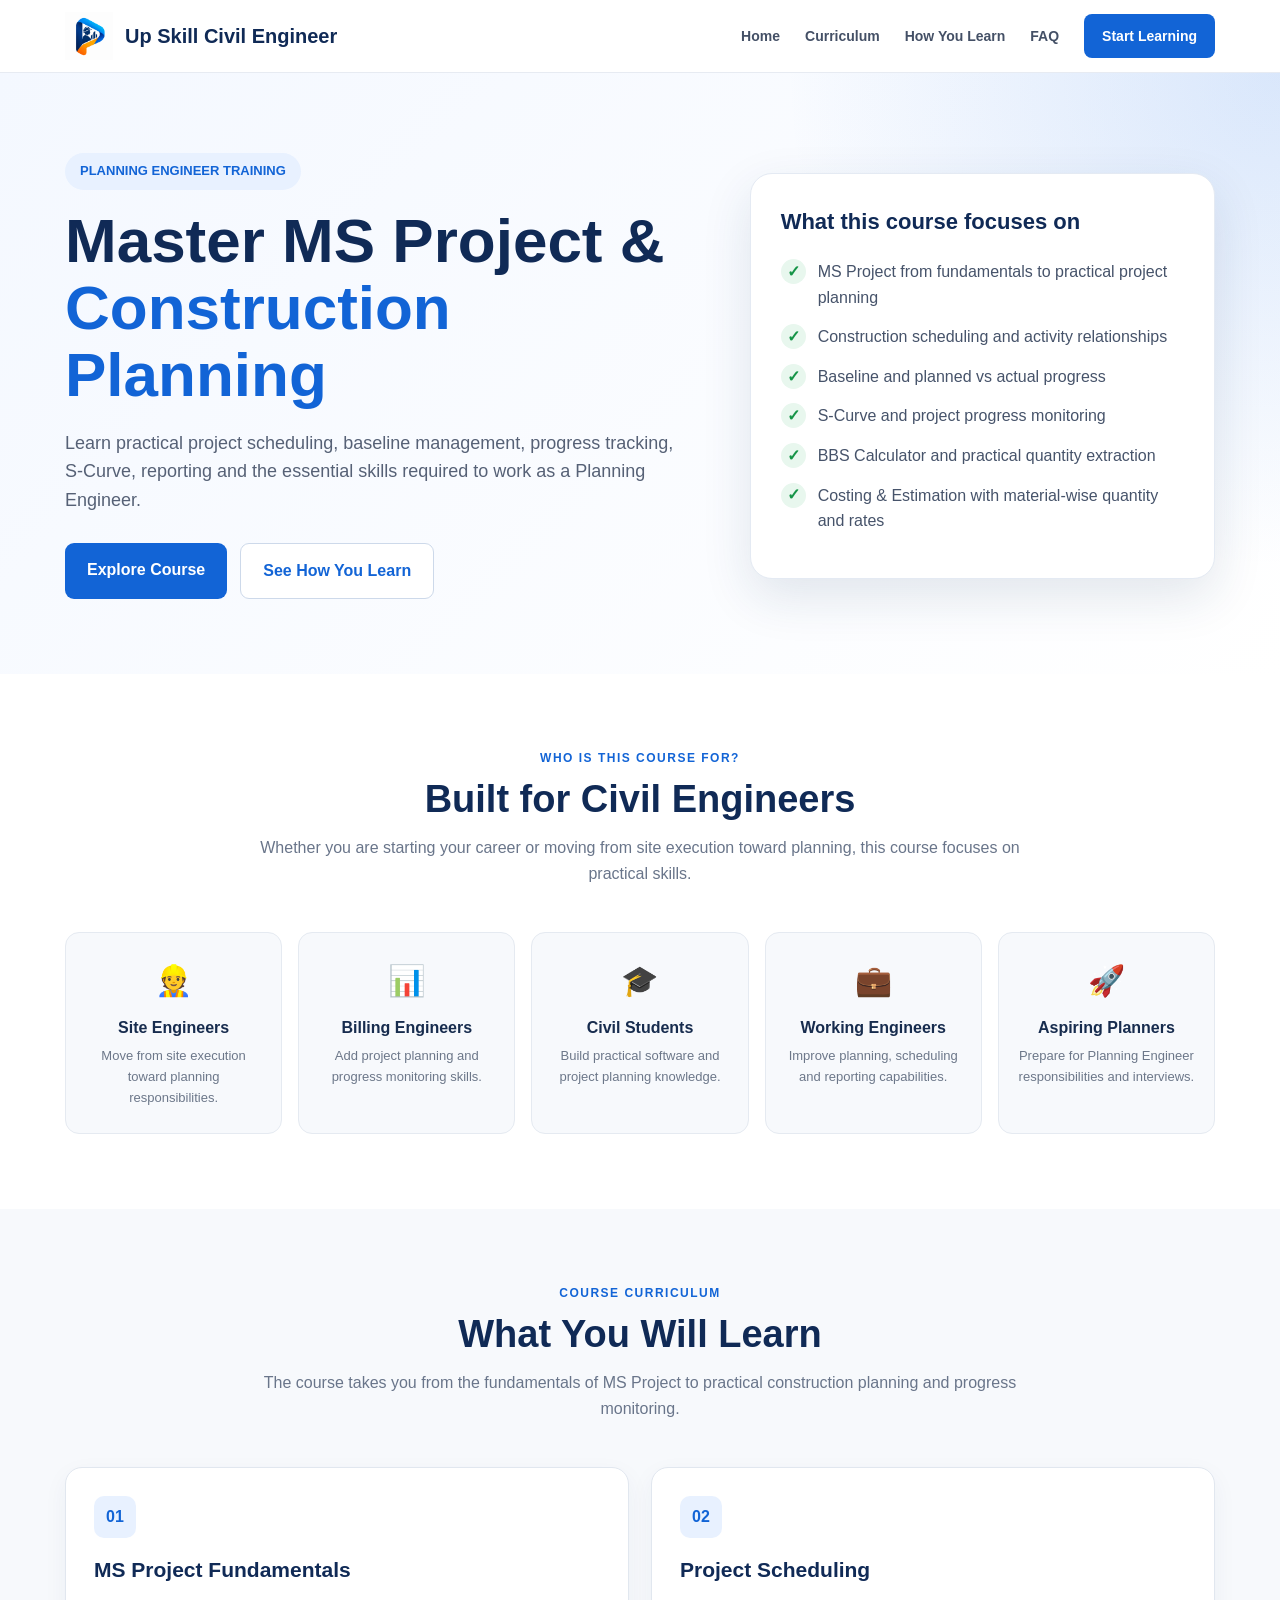
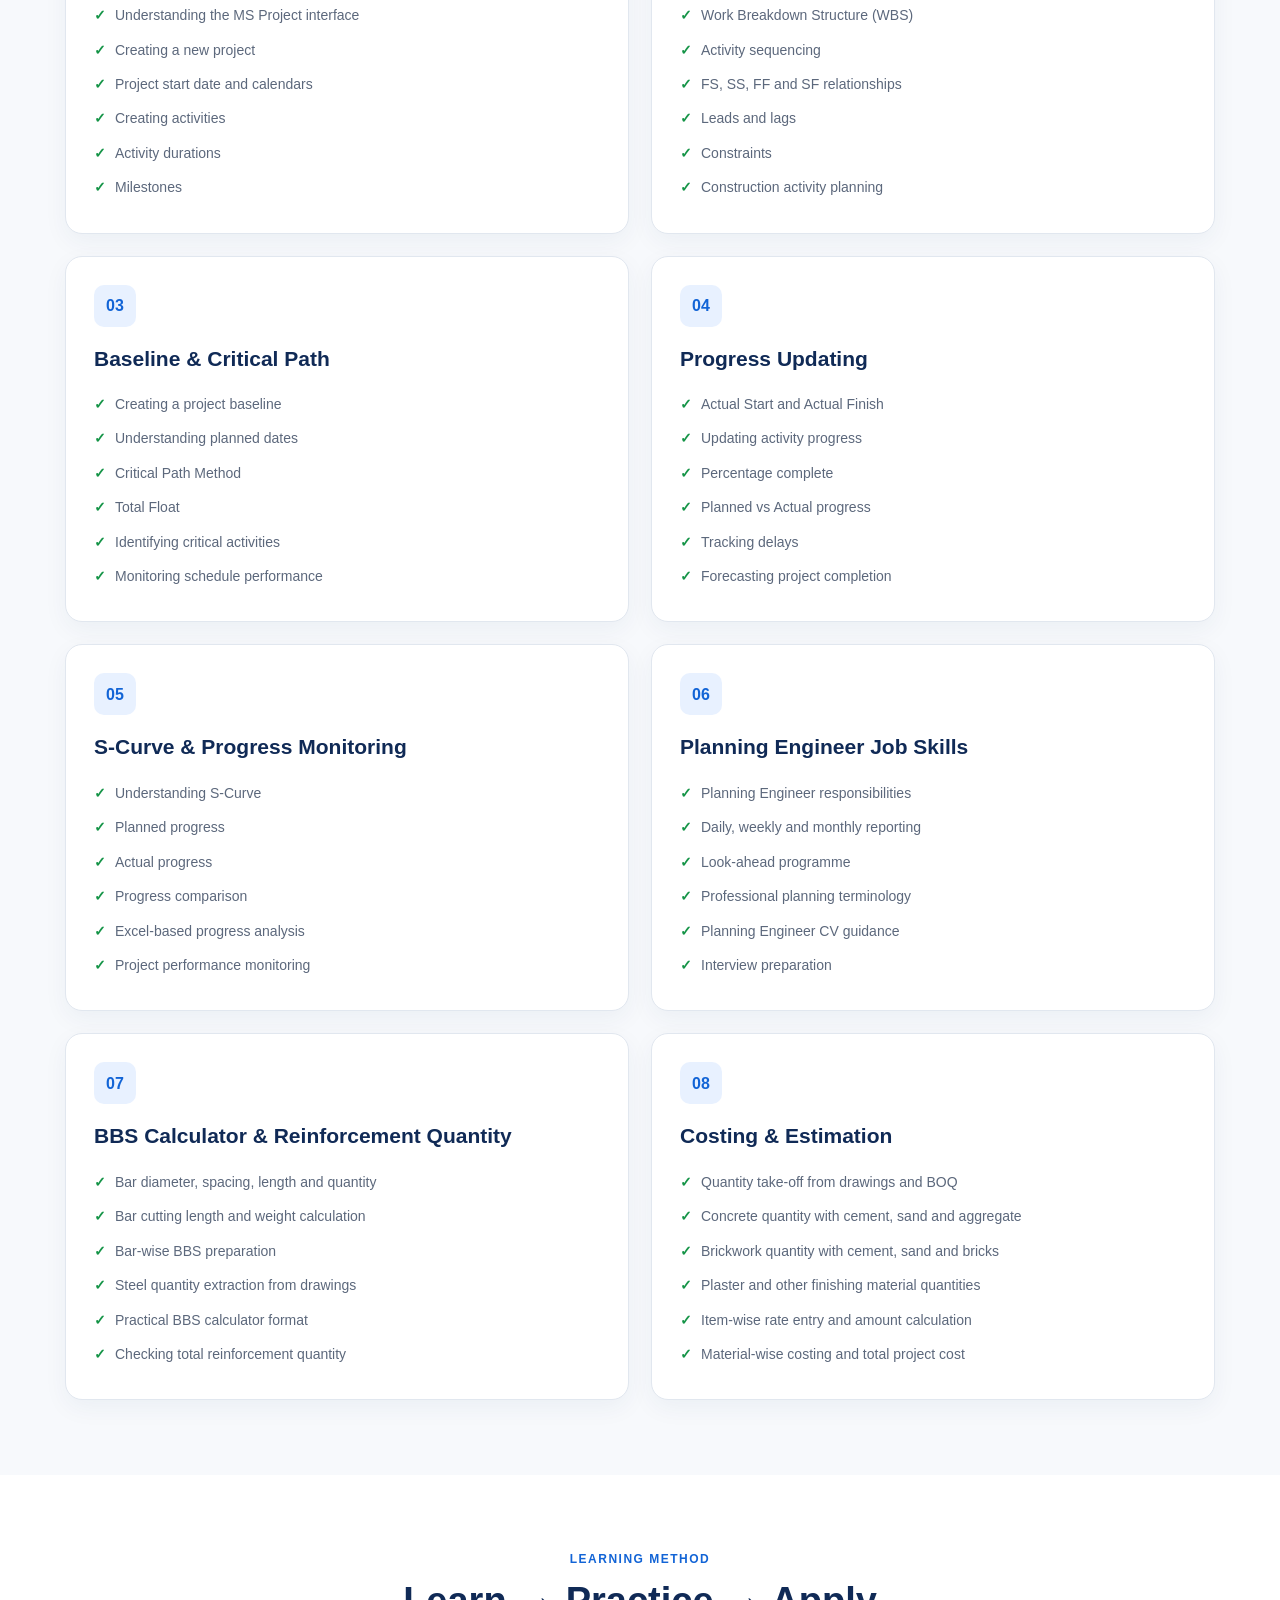
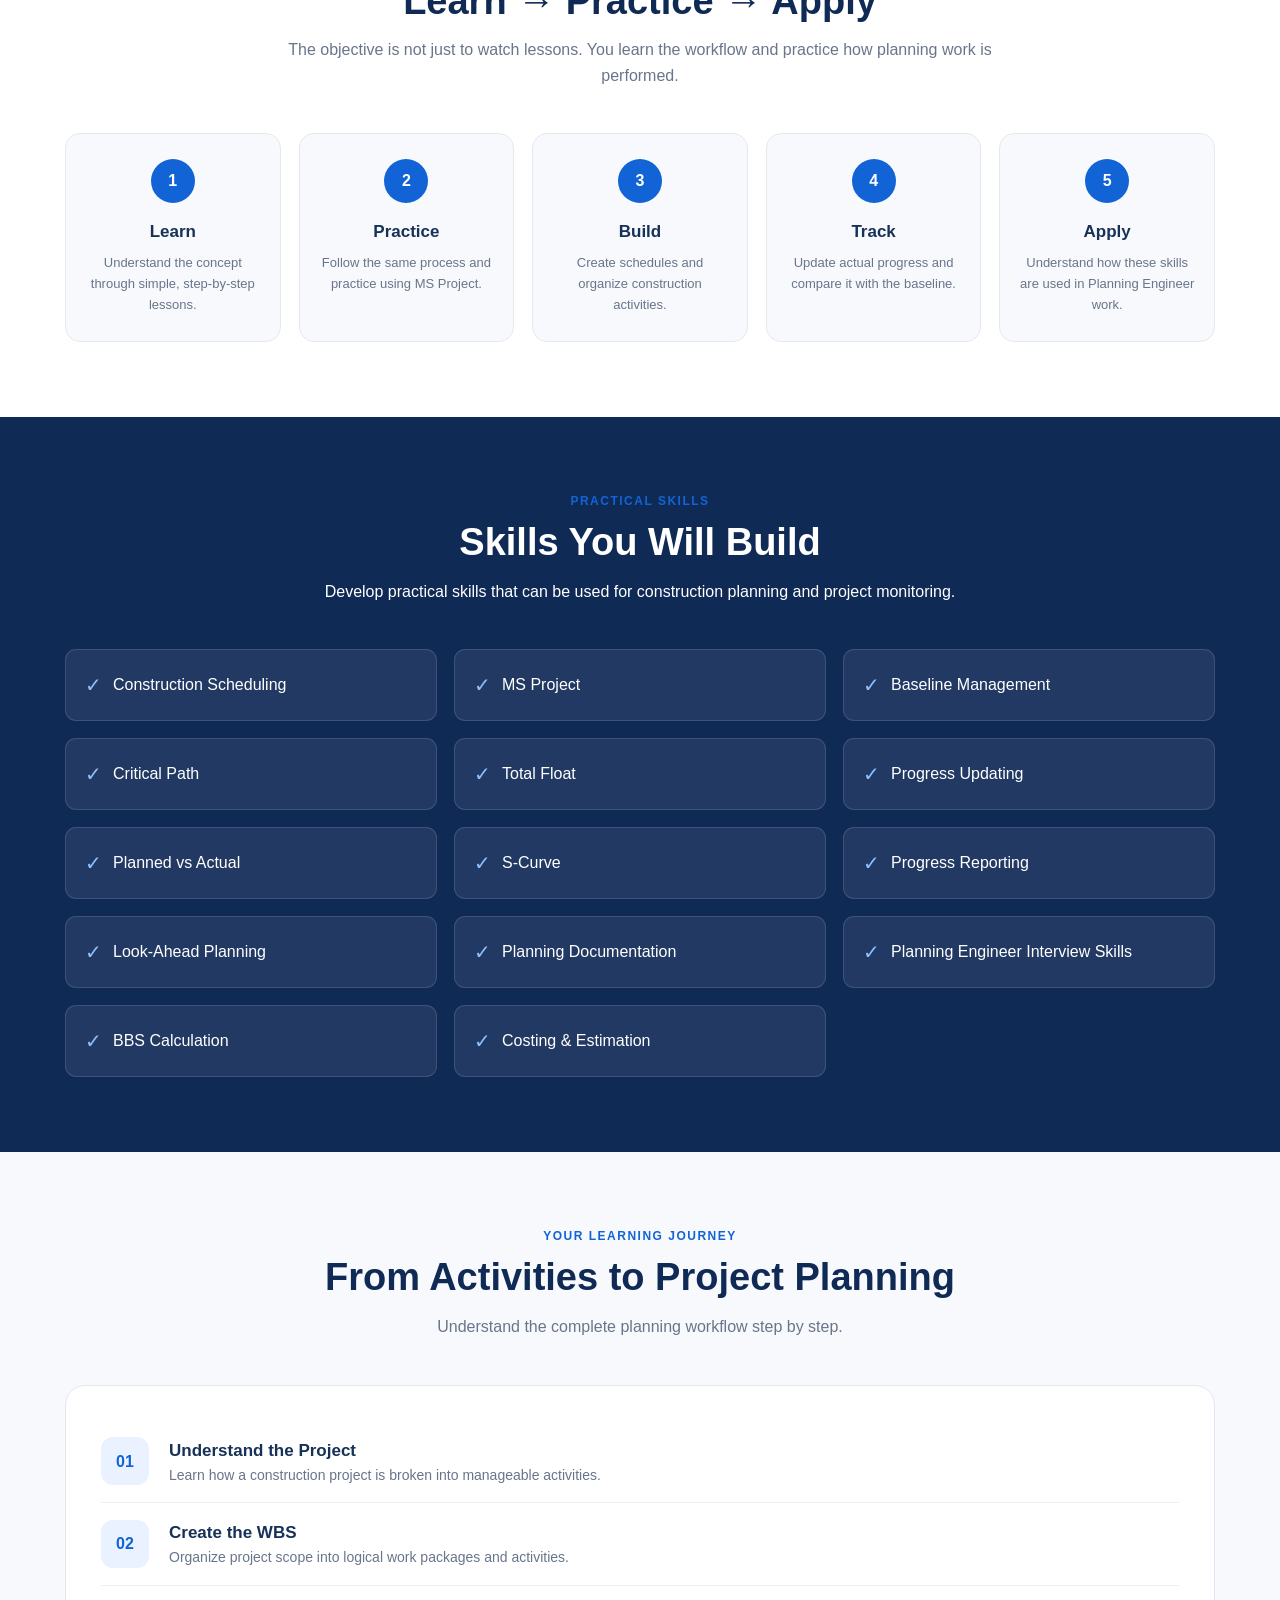
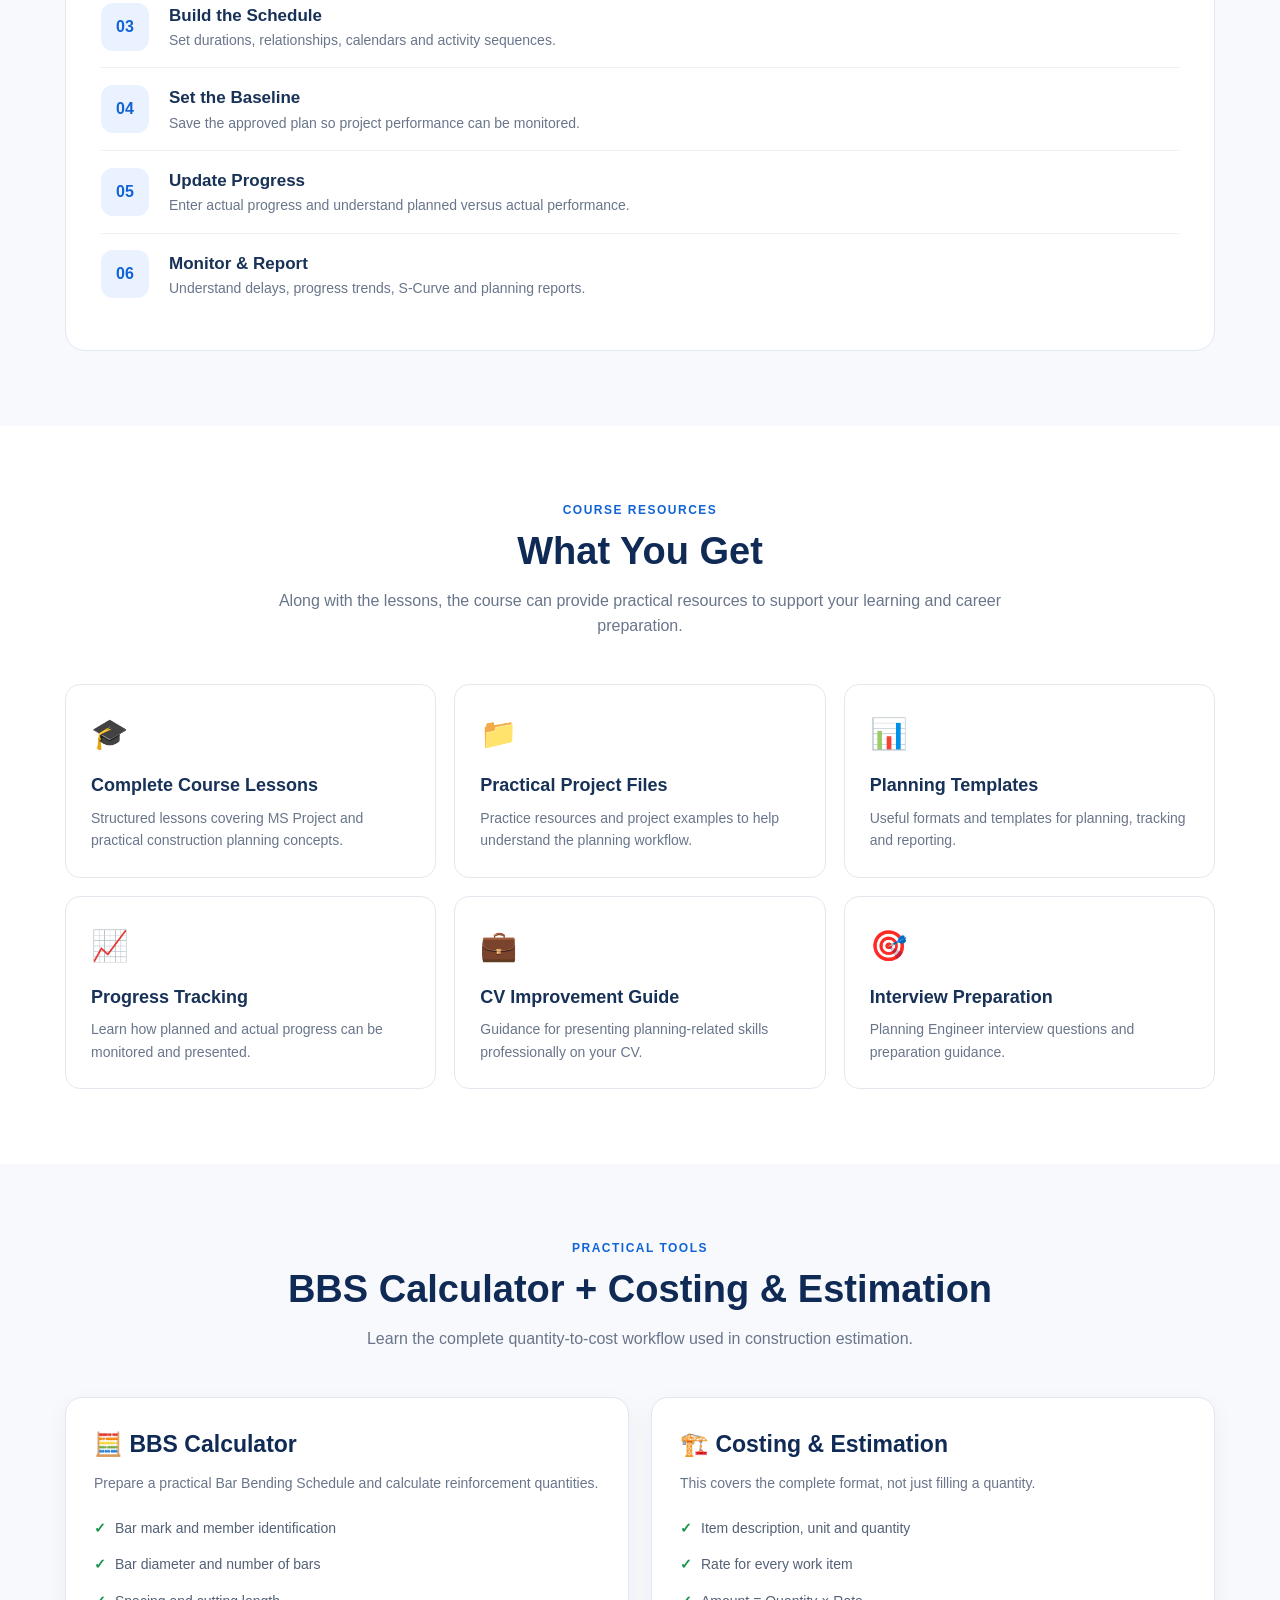
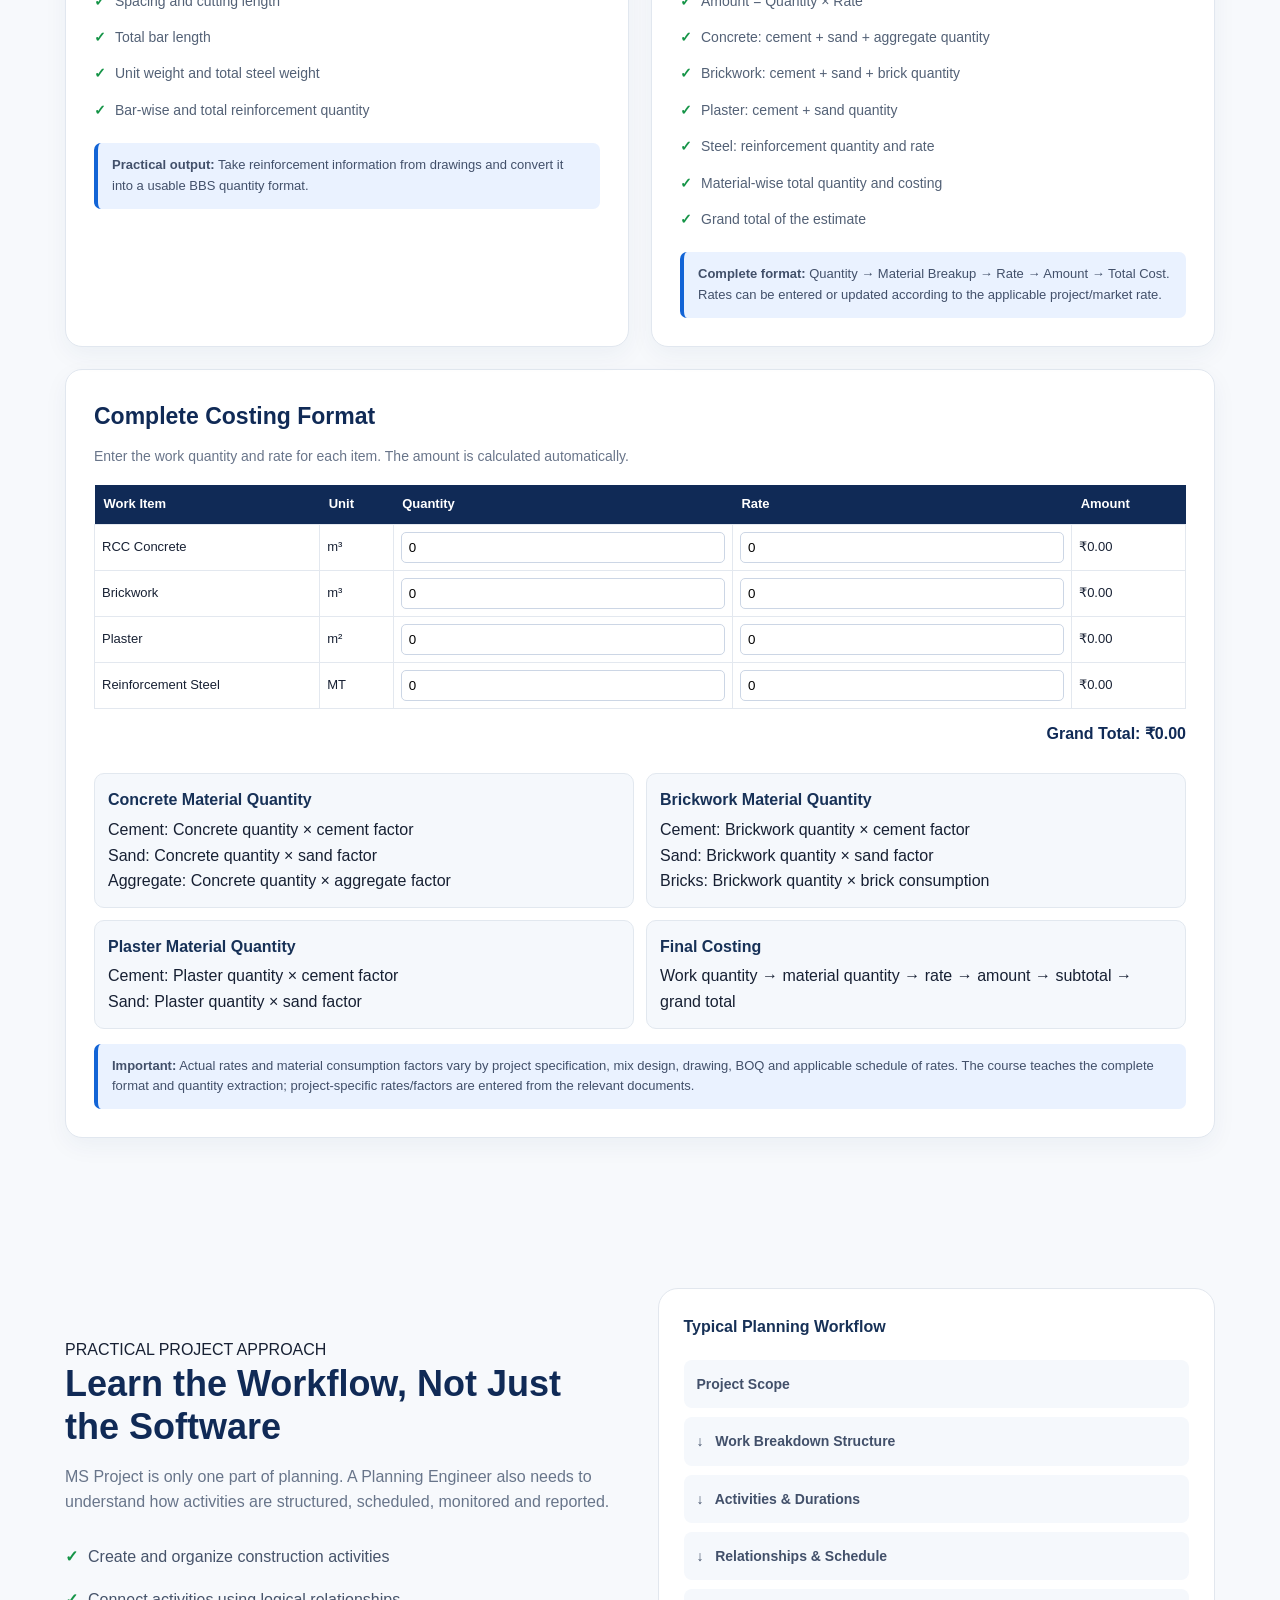
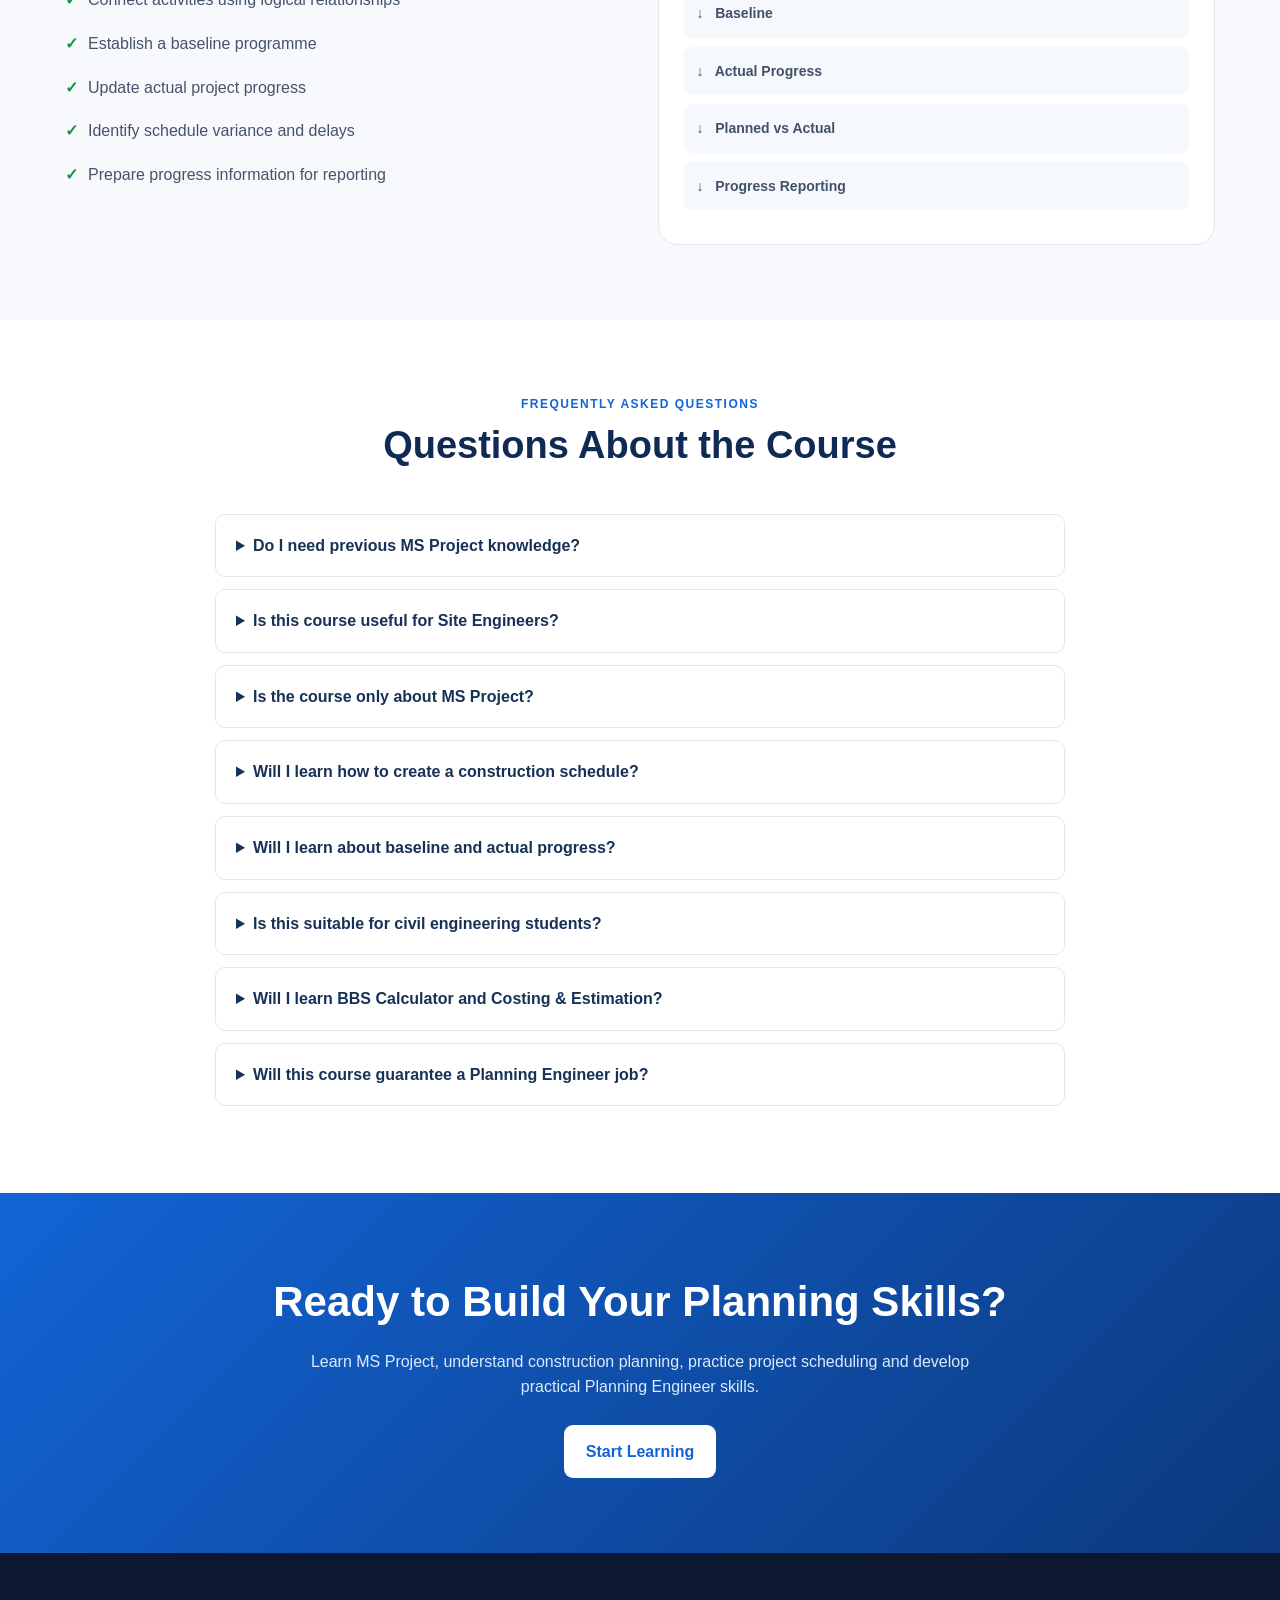
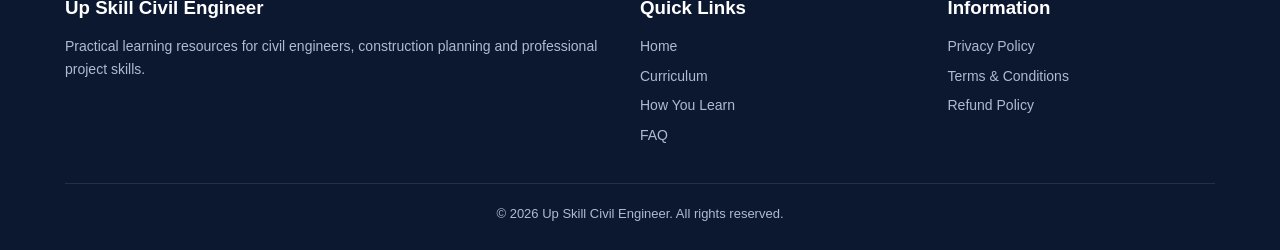
<file: planning-engineer-course.html>
<!DOCTYPE html>
<html lang="en">
<head>
    <meta charset="UTF-8">
    <meta name="viewport" content="width=device-width, initial-scale=1.0">

    <title>Planning Engineer Course | Up Skill Civil Engineer</title>

    <meta name="description"
        content="Learn MS Project, construction planning, BBS calculation, costing & estimation, scheduling, progress tracking, S-Curve and practical Planning Engineer skills.">

    <style>
        * {
            margin: 0;
            padding: 0;
            box-sizing: border-box;
        }

        html {
            scroll-behavior: smooth;
        }

        body {
            font-family: Arial, Helvetica, sans-serif;
            color: #172033;
            background: #f7f9fc;
            line-height: 1.6;
        }

        a {
            text-decoration: none;
        }

        .container {
            width: 92%;
            max-width: 1150px;
            margin: auto;
        }

        /* ================= HEADER ================= */

        header {
            background: white;
            border-bottom: 1px solid #e7ebf2;
            position: sticky;
            top: 0;
            z-index: 1000;
        }

        .navbar {
            min-height: 72px;
            display: flex;
            align-items: center;
            justify-content: space-between;
            gap: 20px;
        }

        .brand {
            display: flex;
            align-items: center;
            gap: 12px;
            font-size: 20px;
            font-weight: 800;
            color: #102a56;
        }

        .brand img {
            width: 48px;
            height: 48px;
            object-fit: contain;
        }

        .nav-links {
            display: flex;
            gap: 25px;
            align-items: center;
        }

        .nav-links a {
            color: #445066;
            font-size: 14px;
            font-weight: 600;
        }

        .nav-links a:hover {
            color: #1264d6;
        }

        .nav-button {
            background: #1264d6;
            color: white !important;
            padding: 11px 18px;
            border-radius: 8px;
        }

        /* ================= HERO ================= */

        .hero {
            background:
                radial-gradient(circle at top right, rgba(39, 117, 232, 0.16), transparent 35%),
                linear-gradient(135deg, #f4f8ff, #ffffff);
            padding: 80px 0 75px;
        }

        .hero-grid {
            display: grid;
            grid-template-columns: 1.15fr 0.85fr;
            align-items: center;
            gap: 55px;
        }

        .badge {
            display: inline-block;
            background: #e8f1ff;
            color: #1264d6;
            padding: 8px 15px;
            border-radius: 30px;
            font-size: 13px;
            font-weight: 700;
            margin-bottom: 18px;
        }

        .hero h1 {
            font-size: clamp(38px, 5vw, 62px);
            line-height: 1.08;
            color: #102a56;
            margin-bottom: 20px;
        }

        .hero h1 span {
            color: #1264d6;
        }

        .hero-text {
            font-size: 18px;
            color: #566176;
            max-width: 650px;
            margin-bottom: 28px;
        }

        .hero-buttons {
            display: flex;
            gap: 13px;
            flex-wrap: wrap;
        }

        .primary-btn,
        .secondary-btn {
            display: inline-block;
            padding: 14px 22px;
            border-radius: 9px;
            font-weight: 700;
            transition: 0.2s;
        }

        .primary-btn {
            background: #1264d6;
            color: white;
        }

        .primary-btn:hover {
            background: #0d4fae;
        }

        .secondary-btn {
            background: white;
            color: #1264d6;
            border: 1px solid #cdd9ea;
        }

        .secondary-btn:hover {
            background: #f0f6ff;
        }

        .hero-card {
            background: white;
            border-radius: 22px;
            padding: 30px;
            box-shadow: 0 18px 50px rgba(25, 57, 100, 0.12);
            border: 1px solid #e4eaf3;
        }

        .hero-card h3 {
            color: #102a56;
            margin-bottom: 20px;
            font-size: 22px;
        }

        .hero-check {
            display: flex;
            gap: 12px;
            margin: 14px 0;
            color: #46536a;
        }

        .check {
            width: 25px;
            height: 25px;
            background: #e8f7ee;
            color: #159447;
            border-radius: 50%;
            display: flex;
            justify-content: center;
            align-items: center;
            font-weight: bold;
            flex-shrink: 0;
        }

        /* ================= SECTIONS ================= */

        section {
            padding: 75px 0;
        }

        .section-title {
            text-align: center;
            max-width: 760px;
            margin: 0 auto 45px;
        }

        .section-title .small-title {
            color: #1264d6;
            text-transform: uppercase;
            letter-spacing: 1.5px;
            font-size: 12px;
            font-weight: 800;
            margin-bottom: 9px;
        }

        .section-title h2 {
            font-size: 38px;
            line-height: 1.2;
            color: #102a56;
            margin-bottom: 13px;
        }

        .section-title p {
            color: #69758a;
        }

        /* ================= WHO IS THIS FOR ================= */

        .audience {
            background: white;
        }

        .audience-grid {
            display: grid;
            grid-template-columns: repeat(5, 1fr);
            gap: 16px;
        }

        .audience-card {
            background: #f7f9fc;
            border: 1px solid #e5eaf1;
            padding: 24px 17px;
            border-radius: 14px;
            text-align: center;
        }

        .audience-icon {
            font-size: 30px;
            margin-bottom: 10px;
        }

        .audience-card h3 {
            font-size: 16px;
            color: #172c4e;
            margin-bottom: 6px;
        }

        .audience-card p {
            font-size: 13px;
            color: #6c7789;
        }

        /* ================= WHAT YOU LEARN ================= */

        .learn {
            background: #f7f9fc;
        }

        .module-grid {
            display: grid;
            grid-template-columns: repeat(2, 1fr);
            gap: 22px;
        }

        .module-card {
            background: white;
            border: 1px solid #e1e7ef;
            border-radius: 17px;
            padding: 28px;
            box-shadow: 0 8px 25px rgba(25, 50, 90, 0.05);
        }

        .module-number {
            width: 42px;
            height: 42px;
            background: #e8f1ff;
            color: #1264d6;
            border-radius: 10px;
            display: flex;
            justify-content: center;
            align-items: center;
            font-weight: 800;
            margin-bottom: 15px;
        }

        .module-card h3 {
            color: #102a56;
            margin-bottom: 12px;
            font-size: 21px;
        }

        .module-card ul {
            list-style: none;
        }

        .module-card li {
            padding: 6px 0;
            color: #5c687c;
            font-size: 14px;
        }

        .module-card li::before {
            content: "✓";
            color: #159447;
            font-weight: bold;
            margin-right: 9px;
        }

        /* ================= LEARNING PROCESS ================= */

        .process {
            background: white;
        }

        .process-grid {
            display: grid;
            grid-template-columns: repeat(5, 1fr);
            gap: 18px;
        }

        .process-card {
            position: relative;
            background: #f7f9fc;
            padding: 25px 18px;
            border-radius: 15px;
            border: 1px solid #e4e9f0;
            text-align: center;
        }

        .process-number {
            width: 44px;
            height: 44px;
            margin: 0 auto 15px;
            border-radius: 50%;
            background: #1264d6;
            color: white;
            display: flex;
            align-items: center;
            justify-content: center;
            font-weight: 800;
        }

        .process-card h3 {
            color: #173157;
            font-size: 17px;
            margin-bottom: 8px;
        }

        .process-card p {
            color: #69758a;
            font-size: 13px;
        }

        /* ================= SKILLS ================= */

        .skills {
            background: #102a56;
            color: white;
        }

        .skills .section-title h2,
        .skills .section-title p {
            color: white;
        }

        .skills-grid {
            display: grid;
            grid-template-columns: repeat(3, 1fr);
            gap: 17px;
        }

        .skill-item {
            background: rgba(255, 255, 255, 0.08);
            border: 1px solid rgba(255, 255, 255, 0.12);
            padding: 19px;
            border-radius: 11px;
            display: flex;
            gap: 11px;
            align-items: center;
        }

        .skill-item span {
            color: #8ec0ff;
            font-size: 20px;
        }

        /* ================= COURSE JOURNEY ================= */

        .journey {
            background: #f7f9fc;
        }

        .journey-box {
            background: white;
            padding: 35px;
            border-radius: 20px;
            border: 1px solid #e2e8f0;
        }

        .journey-step {
            display: flex;
            align-items: center;
            gap: 20px;
            padding: 16px 0;
            border-bottom: 1px solid #edf0f4;
        }

        .journey-step:last-child {
            border-bottom: none;
        }

        .journey-icon {
            width: 48px;
            height: 48px;
            border-radius: 12px;
            background: #eaf2ff;
            color: #1264d6;
            display: flex;
            align-items: center;
            justify-content: center;
            font-weight: 800;
            flex-shrink: 0;
        }

        .journey-step h3 {
            color: #173157;
            font-size: 17px;
        }

        .journey-step p {
            color: #69758a;
            font-size: 14px;
        }

        /* ================= WHAT YOU GET ================= */

        .get {
            background: white;
        }

        .get-grid {
            display: grid;
            grid-template-columns: repeat(3, 1fr);
            gap: 18px;
        }

        .get-card {
            padding: 25px;
            border: 1px solid #e3e8ef;
            border-radius: 15px;
            background: #fff;
        }

        .get-card .get-icon {
            font-size: 30px;
            margin-bottom: 13px;
        }

        .get-card h3 {
            color: #173157;
            margin-bottom: 7px;
            font-size: 18px;
        }

        .get-card p {
            color: #69758a;
            font-size: 14px;
        }

        /* ================= PRACTICAL ================= */

        .practical {
            background: #f7f9fc;
        }

        .practical-box {
            display: grid;
            grid-template-columns: 1fr 1fr;
            gap: 35px;
            align-items: center;
        }

        .practical-content h2 {
            font-size: 36px;
            color: #102a56;
            line-height: 1.2;
            margin-bottom: 15px;
        }

        .practical-content p {
            color: #68758a;
            margin-bottom: 20px;
        }

        .practical-list {
            list-style: none;
        }

        .practical-list li {
            padding: 9px 0;
            color: #46536a;
        }

        .practical-list li::before {
            content: "✓";
            color: #159447;
            font-weight: bold;
            margin-right: 10px;
        }

        .workflow {
            background: white;
            border-radius: 20px;
            padding: 25px;
            border: 1px solid #e2e7ee;
        }

        .workflow-title {
            font-weight: 800;
            color: #173157;
            margin-bottom: 20px;
        }

        .workflow-item {
            background: #f5f8fc;
            padding: 13px;
            margin: 9px 0;
            border-radius: 8px;
            font-size: 14px;
            font-weight: 600;
            color: #42506a;
        }

        /* ================= BBS & COSTING ================= */
        .tool-grid { display:grid; grid-template-columns:1fr 1fr; gap:22px; }
        .tool-card { background:white; border:1px solid #e1e7ef; border-radius:17px; padding:28px; box-shadow:0 8px 25px rgba(25,50,90,.05); }
        .tool-card h3 { color:#102a56; font-size:23px; margin-bottom:10px; }
        .tool-card p { color:#69758a; font-size:14px; margin-bottom:15px; }
        .tool-list { list-style:none; }
        .tool-list li { padding:7px 0; color:#536176; font-size:14px; }
        .tool-list li::before { content:"✓"; color:#159447; font-weight:bold; margin-right:9px; }
        .calculator-box { margin-top:18px; overflow-x:auto; }
        .calc-table { width:100%; border-collapse:collapse; font-size:13px; }
        .calc-table th { background:#102a56; color:white; padding:9px; text-align:left; }
        .calc-table td { border:1px solid #e3e8ef; padding:7px; }
        .calc-table input { width:100%; padding:7px; border:1px solid #ccd6e5; border-radius:5px; }
        .calc-total { text-align:right; font-weight:800; color:#102a56; padding:12px 0; }
        .material-breakdown { display:grid; grid-template-columns:repeat(2,1fr); gap:12px; margin-top:15px; }
        .material-box { background:#f5f8fc; border:1px solid #e2e8ef; border-radius:10px; padding:13px; }
        .material-box strong { color:#173157; display:block; margin-bottom:4px; }
        .tool-note { background:#eaf2ff; border-left:4px solid #1264d6; padding:12px 14px; border-radius:7px; color:#42506a; font-size:13px; margin-top:15px; }
        @media (max-width:900px){ .tool-grid{grid-template-columns:1fr;} }
        @media (max-width:650px){ .material-breakdown{grid-template-columns:1fr;} }

        /* ================= FAQ ================= */

        .faq {
            background: white;
        }

        .faq-container {
            max-width: 850px;
            margin: auto;
        }

        details {
            border: 1px solid #e2e7ee;
            border-radius: 10px;
            padding: 18px 20px;
            margin-bottom: 12px;
            background: #fff;
        }

        summary {
            cursor: pointer;
            font-weight: 700;
            color: #173157;
        }

        details p {
            margin-top: 12px;
            color: #68758a;
            font-size: 14px;
        }

        /* ================= CTA ================= */

        .cta {
            background: linear-gradient(135deg, #1264d6, #0c397d);
            color: white;
            text-align: center;
        }

        .cta h2 {
            font-size: 42px;
            margin-bottom: 13px;
        }

        .cta p {
            max-width: 700px;
            margin: auto auto 25px;
            color: #dceaff;
        }

        .cta .primary-btn {
            background: white;
            color: #1264d6;
        }

        /* ================= FOOTER ================= */

        footer {
            background: #0b1830;
            color: #aebbd0;
            padding: 40px 0 25px;
        }

        .footer-grid {
            display: grid;
            grid-template-columns: 2fr 1fr 1fr;
            gap: 40px;
        }

        footer h3 {
            color: white;
            margin-bottom: 12px;
        }

        footer p {
            font-size: 14px;
        }

        footer a {
            display: block;
            color: #aebbd0;
            margin: 7px 0;
            font-size: 14px;
        }

        footer a:hover {
            color: white;
        }

        .copyright {
            border-top: 1px solid rgba(255,255,255,0.1);
            margin-top: 30px;
            padding-top: 20px;
            text-align: center;
            font-size: 13px;
        }

        /* ================= MOBILE ================= */

        @media (max-width: 900px) {

            .hero-grid,
            .practical-box {
                grid-template-columns: 1fr;
            }

            .audience-grid {
                grid-template-columns: repeat(2, 1fr);
            }

            .process-grid {
                grid-template-columns: repeat(2, 1fr);
            }

            .skills-grid,
            .get-grid {
                grid-template-columns: repeat(2, 1fr);
            }

            .footer-grid {
                grid-template-columns: 1fr 1fr;
            }
        }

        @media (max-width: 650px) {

            .navbar {
                padding: 12px 0;
            }

            .nav-links {
                display: none;
            }

            .hero {
                padding: 55px 0;
            }

            .hero h1 {
                font-size: 38px;
            }

            .hero-text {
                font-size: 16px;
            }

            section {
                padding: 55px 0;
            }

            .section-title h2 {
                font-size: 30px;
            }

            .module-grid,
            .audience-grid,
            .process-grid,
            .skills-grid,
            .get-grid {
                grid-template-columns: 1fr;
            }

            .hero-buttons {
                flex-direction: column;
            }

            .primary-btn,
            .secondary-btn {
                text-align: center;
                width: 100%;
            }

            .footer-grid {
                grid-template-columns: 1fr;
            }

            .cta h2 {
                font-size: 32px;
            }
        }
    </style>
</head>

<body>

<!-- ================= HEADER ================= -->

<header>
    <div class="container navbar">

        <a href="index.html" class="brand">

            <!-- Change logo.png if your logo has another filename -->
            <img src="logo.png" alt="Up Skill Civil Engineer Logo">

            <span>Up Skill Civil Engineer</span>

        </a>

        <nav class="nav-links">
            <a href="index.html">Home</a>
            <a href="#curriculum">Curriculum</a>
            <a href="#learning">How You Learn</a>
            <a href="#faq">FAQ</a>
            <a href="#enroll" class="nav-button">Start Learning</a>
        </nav>

    </div>
</header>


<!-- ================= HERO ================= -->

<section class="hero">

    <div class="container hero-grid">

        <div>

            <div class="badge">
                PLANNING ENGINEER TRAINING
            </div>

            <h1>
                Master MS Project &amp;
                <span>Construction Planning</span>
            </h1>

            <p class="hero-text">
                Learn practical project scheduling, baseline management,
                progress tracking, S-Curve, reporting and the essential
                skills required to work as a Planning Engineer.
            </p>

            <div class="hero-buttons">

                <a href="#curriculum" class="primary-btn">
                    Explore Course
                </a>

                <a href="#learning" class="secondary-btn">
                    See How You Learn
                </a>

            </div>

        </div>


        <div class="hero-card">

            <h3>What this course focuses on</h3>

            <div class="hero-check">
                <div class="check">✓</div>
                <div>MS Project from fundamentals to practical project planning</div>
            </div>

            <div class="hero-check">
                <div class="check">✓</div>
                <div>Construction scheduling and activity relationships</div>
            </div>

            <div class="hero-check">
                <div class="check">✓</div>
                <div>Baseline and planned vs actual progress</div>
            </div>

            <div class="hero-check">
                <div class="check">✓</div>
                <div>S-Curve and project progress monitoring</div>
            </div>

            <div class="hero-check">
                <div class="check">✓</div>
                <div>BBS Calculator and practical quantity extraction</div>
            </div>

            <div class="hero-check">
                <div class="check">✓</div>
                <div>Costing &amp; Estimation with material-wise quantity and rates</div>
            </div>

        </div>

    </div>

</section>


<!-- ================= WHO IS THIS FOR ================= -->

<section class="audience">

    <div class="container">

        <div class="section-title">

            <div class="small-title">
                WHO IS THIS COURSE FOR?
            </div>

            <h2>
                Built for Civil Engineers
            </h2>

            <p>
                Whether you are starting your career or moving from site
                execution toward planning, this course focuses on practical skills.
            </p>

        </div>


        <div class="audience-grid">

            <div class="audience-card">
                <div class="audience-icon">👷</div>
                <h3>Site Engineers</h3>
                <p>Move from site execution toward planning responsibilities.</p>
            </div>

            <div class="audience-card">
                <div class="audience-icon">📊</div>
                <h3>Billing Engineers</h3>
                <p>Add project planning and progress monitoring skills.</p>
            </div>

            <div class="audience-card">
                <div class="audience-icon">🎓</div>
                <h3>Civil Students</h3>
                <p>Build practical software and project planning knowledge.</p>
            </div>

            <div class="audience-card">
                <div class="audience-icon">💼</div>
                <h3>Working Engineers</h3>
                <p>Improve planning, scheduling and reporting capabilities.</p>
            </div>

            <div class="audience-card">
                <div class="audience-icon">🚀</div>
                <h3>Aspiring Planners</h3>
                <p>Prepare for Planning Engineer responsibilities and interviews.</p>
            </div>

        </div>

    </div>

</section>


<!-- ================= CURRICULUM ================= -->

<section class="learn" id="curriculum">

    <div class="container">

        <div class="section-title">

            <div class="small-title">
                COURSE CURRICULUM
            </div>

            <h2>
                What You Will Learn
            </h2>

            <p>
                The course takes you from the fundamentals of MS Project
                to practical construction planning and progress monitoring.
            </p>

        </div>


        <div class="module-grid">


            <!-- MODULE 01 -->

            <div class="module-card">

                <div class="module-number">01</div>

                <h3>MS Project Fundamentals</h3>

                <ul>
                    <li>Understanding the MS Project interface</li>
                    <li>Creating a new project</li>
                    <li>Project start date and calendars</li>
                    <li>Creating activities</li>
                    <li>Activity durations</li>
                    <li>Milestones</li>
                </ul>

            </div>


            <!-- MODULE 02 -->

            <div class="module-card">

                <div class="module-number">02</div>

                <h3>Project Scheduling</h3>

                <ul>
                    <li>Work Breakdown Structure (WBS)</li>
                    <li>Activity sequencing</li>
                    <li>FS, SS, FF and SF relationships</li>
                    <li>Leads and lags</li>
                    <li>Constraints</li>
                    <li>Construction activity planning</li>
                </ul>

            </div>


            <!-- MODULE 03 -->

            <div class="module-card">

                <div class="module-number">03</div>

                <h3>Baseline &amp; Critical Path</h3>

                <ul>
                    <li>Creating a project baseline</li>
                    <li>Understanding planned dates</li>
                    <li>Critical Path Method</li>
                    <li>Total Float</li>
                    <li>Identifying critical activities</li>
                    <li>Monitoring schedule performance</li>
                </ul>

            </div>


            <!-- MODULE 04 -->

            <div class="module-card">

                <div class="module-number">04</div>

                <h3>Progress Updating</h3>

                <ul>
                    <li>Actual Start and Actual Finish</li>
                    <li>Updating activity progress</li>
                    <li>Percentage complete</li>
                    <li>Planned vs Actual progress</li>
                    <li>Tracking delays</li>
                    <li>Forecasting project completion</li>
                </ul>

            </div>


            <!-- MODULE 05 -->

            <div class="module-card">

                <div class="module-number">05</div>

                <h3>S-Curve &amp; Progress Monitoring</h3>

                <ul>
                    <li>Understanding S-Curve</li>
                    <li>Planned progress</li>
                    <li>Actual progress</li>
                    <li>Progress comparison</li>
                    <li>Excel-based progress analysis</li>
                    <li>Project performance monitoring</li>
                </ul>

            </div>


            <!-- MODULE 06 -->

            <div class="module-card">

                <div class="module-number">06</div>

                <h3>Planning Engineer Job Skills</h3>

                <ul>
                    <li>Planning Engineer responsibilities</li>
                    <li>Daily, weekly and monthly reporting</li>
                    <li>Look-ahead programme</li>
                    <li>Professional planning terminology</li>
                    <li>Planning Engineer CV guidance</li>
                    <li>Interview preparation</li>
                </ul>

            </div>

            <div class="module-card">
                <div class="module-number">07</div>
                <h3>BBS Calculator &amp; Reinforcement Quantity</h3>
                <ul>
                    <li>Bar diameter, spacing, length and quantity</li>
                    <li>Bar cutting length and weight calculation</li>
                    <li>Bar-wise BBS preparation</li>
                    <li>Steel quantity extraction from drawings</li>
                    <li>Practical BBS calculator format</li>
                    <li>Checking total reinforcement quantity</li>
                </ul>
            </div>

            <div class="module-card">
                <div class="module-number">08</div>
                <h3>Costing &amp; Estimation</h3>
                <ul>
                    <li>Quantity take-off from drawings and BOQ</li>
                    <li>Concrete quantity with cement, sand and aggregate</li>
                    <li>Brickwork quantity with cement, sand and bricks</li>
                    <li>Plaster and other finishing material quantities</li>
                    <li>Item-wise rate entry and amount calculation</li>
                    <li>Material-wise costing and total project cost</li>
                </ul>
            </div>

        </div>

    </div>

</section>


<!-- ================= HOW YOU LEARN ================= -->

<section class="process" id="learning">

    <div class="container">

        <div class="section-title">

            <div class="small-title">
                LEARNING METHOD
            </div>

            <h2>
                Learn → Practice → Apply
            </h2>

            <p>
                The objective is not just to watch lessons.
                You learn the workflow and practice how planning work is performed.
            </p>

        </div>


        <div class="process-grid">


            <div class="process-card">

                <div class="process-number">1</div>

                <h3>Learn</h3>

                <p>
                    Understand the concept through simple,
                    step-by-step lessons.
                </p>

            </div>


            <div class="process-card">

                <div class="process-number">2</div>

                <h3>Practice</h3>

                <p>
                    Follow the same process and practice
                    using MS Project.
                </p>

            </div>


            <div class="process-card">

                <div class="process-number">3</div>

                <h3>Build</h3>

                <p>
                    Create schedules and organize
                    construction activities.
                </p>

            </div>


            <div class="process-card">

                <div class="process-number">4</div>

                <h3>Track</h3>

                <p>
                    Update actual progress and compare
                    it with the baseline.
                </p>

            </div>


            <div class="process-card">

                <div class="process-number">5</div>

                <h3>Apply</h3>

                <p>
                    Understand how these skills are used
                    in Planning Engineer work.
                </p>

            </div>

        </div>

    </div>

</section>


<!-- ================= SKILLS ================= -->

<section class="skills">

    <div class="container">

        <div class="section-title">

            <div class="small-title">
                PRACTICAL SKILLS
            </div>

            <h2>
                Skills You Will Build
            </h2>

            <p>
                Develop practical skills that can be used for
                construction planning and project monitoring.
            </p>

        </div>


        <div class="skills-grid">

            <div class="skill-item">
                <span>✓</span>
                <div>Construction Scheduling</div>
            </div>

            <div class="skill-item">
                <span>✓</span>
                <div>MS Project</div>
            </div>

            <div class="skill-item">
                <span>✓</span>
                <div>Baseline Management</div>
            </div>

            <div class="skill-item">
                <span>✓</span>
                <div>Critical Path</div>
            </div>

            <div class="skill-item">
                <span>✓</span>
                <div>Total Float</div>
            </div>

            <div class="skill-item">
                <span>✓</span>
                <div>Progress Updating</div>
            </div>

            <div class="skill-item">
                <span>✓</span>
                <div>Planned vs Actual</div>
            </div>

            <div class="skill-item">
                <span>✓</span>
                <div>S-Curve</div>
            </div>

            <div class="skill-item">
                <span>✓</span>
                <div>Progress Reporting</div>
            </div>

            <div class="skill-item">
                <span>✓</span>
                <div>Look-Ahead Planning</div>
            </div>

            <div class="skill-item">
                <span>✓</span>
                <div>Planning Documentation</div>
            </div>

            <div class="skill-item">
                <span>✓</span>
                <div>Planning Engineer Interview Skills</div>
            </div>
            <div class="skill-item">
                <span>✓</span>
                <div>BBS Calculation</div>
            </div>

            <div class="skill-item">
                <span>✓</span>
                <div>Costing &amp; Estimation</div>
            </div>

        </div>

    </div>

</section>


<!-- ================= COURSE JOURNEY ================= -->

<section class="journey">

    <div class="container">

        <div class="section-title">

            <div class="small-title">
                YOUR LEARNING JOURNEY
            </div>

            <h2>
                From Activities to Project Planning
            </h2>

            <p>
                Understand the complete planning workflow step by step.
            </p>

        </div>


        <div class="journey-box">

            <div class="journey-step">

                <div class="journey-icon">01</div>

                <div>
                    <h3>Understand the Project</h3>
                    <p>Learn how a construction project is broken into manageable activities.</p>
                </div>

            </div>


            <div class="journey-step">

                <div class="journey-icon">02</div>

                <div>
                    <h3>Create the WBS</h3>
                    <p>Organize project scope into logical work packages and activities.</p>
                </div>

            </div>


            <div class="journey-step">

                <div class="journey-icon">03</div>

                <div>
                    <h3>Build the Schedule</h3>
                    <p>Set durations, relationships, calendars and activity sequences.</p>
                </div>

            </div>


            <div class="journey-step">

                <div class="journey-icon">04</div>

                <div>
                    <h3>Set the Baseline</h3>
                    <p>Save the approved plan so project performance can be monitored.</p>
                </div>

            </div>


            <div class="journey-step">

                <div class="journey-icon">05</div>

                <div>
                    <h3>Update Progress</h3>
                    <p>Enter actual progress and understand planned versus actual performance.</p>
                </div>

            </div>


            <div class="journey-step">

                <div class="journey-icon">06</div>

                <div>
                    <h3>Monitor &amp; Report</h3>
                    <p>Understand delays, progress trends, S-Curve and planning reports.</p>
                </div>

            </div>

        </div>

    </div>

</section>


<!-- ================= WHAT YOU GET ================= -->

<section class="get">

    <div class="container">

        <div class="section-title">

            <div class="small-title">
                COURSE RESOURCES
            </div>

            <h2>
                What You Get
            </h2>

            <p>
                Along with the lessons, the course can provide practical
                resources to support your learning and career preparation.
            </p>

        </div>


        <div class="get-grid">


            <div class="get-card">
                <div class="get-icon">🎓</div>
                <h3>Complete Course Lessons</h3>
                <p>
                    Structured lessons covering MS Project and practical
                    construction planning concepts.
                </p>
            </div>


            <div class="get-card">
                <div class="get-icon">📁</div>
                <h3>Practical Project Files</h3>
                <p>
                    Practice resources and project examples to help
                    understand the planning workflow.
                </p>
            </div>


            <div class="get-card">
                <div class="get-icon">📊</div>
                <h3>Planning Templates</h3>
                <p>
                    Useful formats and templates for planning,
                    tracking and reporting.
                </p>
            </div>


            <div class="get-card">
                <div class="get-icon">📈</div>
                <h3>Progress Tracking</h3>
                <p>
                    Learn how planned and actual progress can be
                    monitored and presented.
                </p>
            </div>


            <div class="get-card">
                <div class="get-icon">💼</div>
                <h3>CV Improvement Guide</h3>
                <p>
                    Guidance for presenting planning-related skills
                    professionally on your CV.
                </p>
            </div>


            <div class="get-card">
                <div class="get-icon">🎯</div>
                <h3>Interview Preparation</h3>
                <p>
                    Planning Engineer interview questions and
                    preparation guidance.
                </p>
            </div>

        </div>

    </div>

</section>


<!-- ================= BBS & COSTING TOOLS ================= -->

<section class="learn" id="bbs-costing">
    <div class="container">
        <div class="section-title">
            <div class="small-title">PRACTICAL TOOLS</div>
            <h2>BBS Calculator + Costing &amp; Estimation</h2>
            <p>Learn the complete quantity-to-cost workflow used in construction estimation.</p>
        </div>

        <div class="tool-grid">
            <div class="tool-card">
                <h3>🧮 BBS Calculator</h3>
                <p>Prepare a practical Bar Bending Schedule and calculate reinforcement quantities.</p>
                <ul class="tool-list">
                    <li>Bar mark and member identification</li>
                    <li>Bar diameter and number of bars</li>
                    <li>Spacing and cutting length</li>
                    <li>Total bar length</li>
                    <li>Unit weight and total steel weight</li>
                    <li>Bar-wise and total reinforcement quantity</li>
                </ul>
                <div class="tool-note"><strong>Practical output:</strong> Take reinforcement information from drawings and convert it into a usable BBS quantity format.</div>
            </div>

            <div class="tool-card">
                <h3>🏗️ Costing &amp; Estimation</h3>
                <p>This covers the complete format, not just filling a quantity.</p>
                <ul class="tool-list">
                    <li>Item description, unit and quantity</li>
                    <li>Rate for every work item</li>
                    <li>Amount = Quantity × Rate</li>
                    <li>Concrete: cement + sand + aggregate quantity</li>
                    <li>Brickwork: cement + sand + brick quantity</li>
                    <li>Plaster: cement + sand quantity</li>
                    <li>Steel: reinforcement quantity and rate</li>
                    <li>Material-wise total quantity and costing</li>
                    <li>Grand total of the estimate</li>
                </ul>
                <div class="tool-note"><strong>Complete format:</strong> Quantity → Material Breakup → Rate → Amount → Total Cost. Rates can be entered or updated according to the applicable project/market rate.</div>
            </div>
        </div>

        <div class="tool-card" style="margin-top:22px;">
            <h3>Complete Costing Format</h3>
            <p>Enter the work quantity and rate for each item. The amount is calculated automatically.</p>
            <div class="calculator-box">
                <table class="calc-table">
                    <thead><tr><th>Work Item</th><th>Unit</th><th>Quantity</th><th>Rate</th><th>Amount</th></tr></thead>
                    <tbody>
                        <tr><td>RCC Concrete</td><td>m³</td><td><input type="number" class="qty" value="0" min="0"></td><td><input type="number" class="rate" value="0" min="0" placeholder="Enter rate"></td><td class="amount">₹0.00</td></tr>
                        <tr><td>Brickwork</td><td>m³</td><td><input type="number" class="qty" value="0" min="0"></td><td><input type="number" class="rate" value="0" min="0" placeholder="Enter rate"></td><td class="amount">₹0.00</td></tr>
                        <tr><td>Plaster</td><td>m²</td><td><input type="number" class="qty" value="0" min="0"></td><td><input type="number" class="rate" value="0" min="0" placeholder="Enter rate"></td><td class="amount">₹0.00</td></tr>
                        <tr><td>Reinforcement Steel</td><td>MT</td><td><input type="number" class="qty" value="0" min="0"></td><td><input type="number" class="rate" value="0" min="0" placeholder="Enter rate"></td><td class="amount">₹0.00</td></tr>
                    </tbody>
                </table>
                <div class="calc-total">Grand Total: <span id="grandTotal">₹0.00</span></div>
            </div>

            <div class="material-breakdown">
                <div class="material-box"><strong>Concrete Material Quantity</strong>Cement: Concrete quantity × cement factor<br>Sand: Concrete quantity × sand factor<br>Aggregate: Concrete quantity × aggregate factor</div>
                <div class="material-box"><strong>Brickwork Material Quantity</strong>Cement: Brickwork quantity × cement factor<br>Sand: Brickwork quantity × sand factor<br>Bricks: Brickwork quantity × brick consumption</div>
                <div class="material-box"><strong>Plaster Material Quantity</strong>Cement: Plaster quantity × cement factor<br>Sand: Plaster quantity × sand factor</div>
                <div class="material-box"><strong>Final Costing</strong>Work quantity → material quantity → rate → amount → subtotal → grand total</div>
            </div>

            <div class="tool-note"><strong>Important:</strong> Actual rates and material consumption factors vary by project specification, mix design, drawing, BOQ and applicable schedule of rates. The course teaches the complete format and quantity extraction; project-specific rates/factors are entered from the relevant documents.</div>
        </div>
    </div>
</section>

<script>
document.addEventListener("DOMContentLoaded", function () {
    const rows = document.querySelectorAll(".calc-table tbody tr");
    const total = document.getElementById("grandTotal");
    function updateCosting() {
        let grand = 0;
        rows.forEach(row => {
            const qty = parseFloat(row.querySelector(".qty").value) || 0;
            const rate = parseFloat(row.querySelector(".rate").value) || 0;
            const amount = qty * rate;
            row.querySelector(".amount").textContent = "₹" + amount.toLocaleString("en-IN", {minimumFractionDigits:2, maximumFractionDigits:2});
            grand += amount;
        });
        total.textContent = "₹" + grand.toLocaleString("en-IN", {minimumFractionDigits:2, maximumFractionDigits:2});
    }
    document.querySelectorAll(".calc-table input").forEach(input => input.addEventListener("input", updateCosting));
    updateCosting();
});
</script>

<!-- ================= PRACTICAL PROJECT ================= -->

<section class="practical">

    <div class="container practical-box">

        <div class="practical-content">

            <div class="small-title">
                PRACTICAL PROJECT APPROACH
            </div>

            <h2>
                Learn the Workflow, Not Just the Software
            </h2>

            <p>
                MS Project is only one part of planning. A Planning Engineer
                also needs to understand how activities are structured,
                scheduled, monitored and reported.
            </p>

            <ul class="practical-list">

                <li>Create and organize construction activities</li>

                <li>Connect activities using logical relationships</li>

                <li>Establish a baseline programme</li>

                <li>Update actual project progress</li>

                <li>Identify schedule variance and delays</li>

                <li>Prepare progress information for reporting</li>

            </ul>

        </div>


        <div class="workflow">

            <div class="workflow-title">
                Typical Planning Workflow
            </div>

            <div class="workflow-item">
                Project Scope
            </div>

            <div class="workflow-item">
                ↓ &nbsp; Work Breakdown Structure
            </div>

            <div class="workflow-item">
                ↓ &nbsp; Activities &amp; Durations
            </div>

            <div class="workflow-item">
                ↓ &nbsp; Relationships &amp; Schedule
            </div>

            <div class="workflow-item">
                ↓ &nbsp; Baseline
            </div>

            <div class="workflow-item">
                ↓ &nbsp; Actual Progress
            </div>

            <div class="workflow-item">
                ↓ &nbsp; Planned vs Actual
            </div>

            <div class="workflow-item">
                ↓ &nbsp; Progress Reporting
            </div>

        </div>

    </div>

</section>


<!-- ================= FAQ ================= -->

<section class="faq" id="faq">

    <div class="container">

        <div class="section-title">

            <div class="small-title">
                FREQUENTLY ASKED QUESTIONS
            </div>

            <h2>
                Questions About the Course
            </h2>

        </div>


        <div class="faq-container">


            <details>

                <summary>
                    Do I need previous MS Project knowledge?
                </summary>

                <p>
                    No. The course is structured to take learners from
                    the fundamentals toward practical project planning.
                </p>

            </details>


            <details>

                <summary>
                    Is this course useful for Site Engineers?
                </summary>

                <p>
                    Yes. Site Engineers who want to understand project
                    planning, scheduling and progress monitoring can
                    use the course to build these skills.
                </p>

            </details>


            <details>

                <summary>
                    Is the course only about MS Project?
                </summary>

                <p>
                    MS Project is a major part of the course, but the
                    learning also focuses on construction scheduling,
                    baseline management, progress updating, S-Curve,
                    reporting and Planning Engineer workflows.
                </p>

            </details>


            <details>

                <summary>
                    Will I learn how to create a construction schedule?
                </summary>

                <p>
                    Yes. The course covers the workflow of organizing
                    construction activities, setting durations,
                    establishing relationships and developing a project schedule.
                </p>

            </details>


            <details>

                <summary>
                    Will I learn about baseline and actual progress?
                </summary>

                <p>
                    Yes. Baseline management and planned-versus-actual
                    progress are important parts of the course.
                </p>

            </details>


            <details>

                <summary>
                    Is this suitable for civil engineering students?
                </summary>

                <p>
                    Yes. Students can use the course to gain practical
                    exposure to MS Project and construction planning
                    concepts before entering the industry.
                </p>

            </details>


            <details>
                <summary>Will I learn BBS Calculator and Costing &amp; Estimation?</summary>
                <p>Yes. The course includes practical BBS calculation and a complete costing and estimation workflow covering quantity extraction, material-wise quantities, item-wise rates, amount calculation and total costing. Examples include cement, sand and aggregate for concrete, and cement, sand and bricks for brickwork.</p>
            </details>

            <details>

                <summary>
                    Will this course guarantee a Planning Engineer job?
                </summary>

                <p>
                    No course can guarantee employment. The purpose of
                    this training is to help you develop practical
                    planning skills and prepare more effectively for
                    planning-related roles and interviews.
                </p>

            </details>

        </div>

    </div>

</section>


<!-- ================= CTA ================= -->

<section class="cta" id="enroll">

    <div class="container">

        <h2>
            Ready to Build Your Planning Skills?
        </h2>

        <p>
            Learn MS Project, understand construction planning,
            practice project scheduling and develop practical
            Planning Engineer skills.
        </p>

        <!-- Replace this link with your Razorpay/payment link -->
        <a href="YOUR_RAZORPAY_LINK_HERE" class="primary-btn">
            Start Learning
        </a>

    </div>

</section>


<!-- ================= FOOTER ================= -->

<footer>

    <div class="container">

        <div class="footer-grid">

            <div>

                <h3>
                    Up Skill Civil Engineer
                </h3>

                <p>
                    Practical learning resources for civil engineers,
                    construction planning and professional project skills.
                </p>

            </div>


            <div>

                <h3>
                    Quick Links
                </h3>

                <a href="index.html">Home</a>

                <a href="#curriculum">Curriculum</a>

                <a href="#learning">How You Learn</a>

                <a href="#faq">FAQ</a>

            </div>


            <div>

                <h3>
                    Information
                </h3>

                <a href="privacy.html">Privacy Policy</a>

                <a href="terms.html">Terms &amp; Conditions</a>

                <a href="refund.html">Refund Policy</a>

            </div>

        </div>


        <div class="copyright">

            © 2026 Up Skill Civil Engineer. All rights reserved.

        </div>

    </div>

</footer>


</body>
</html>
</file>
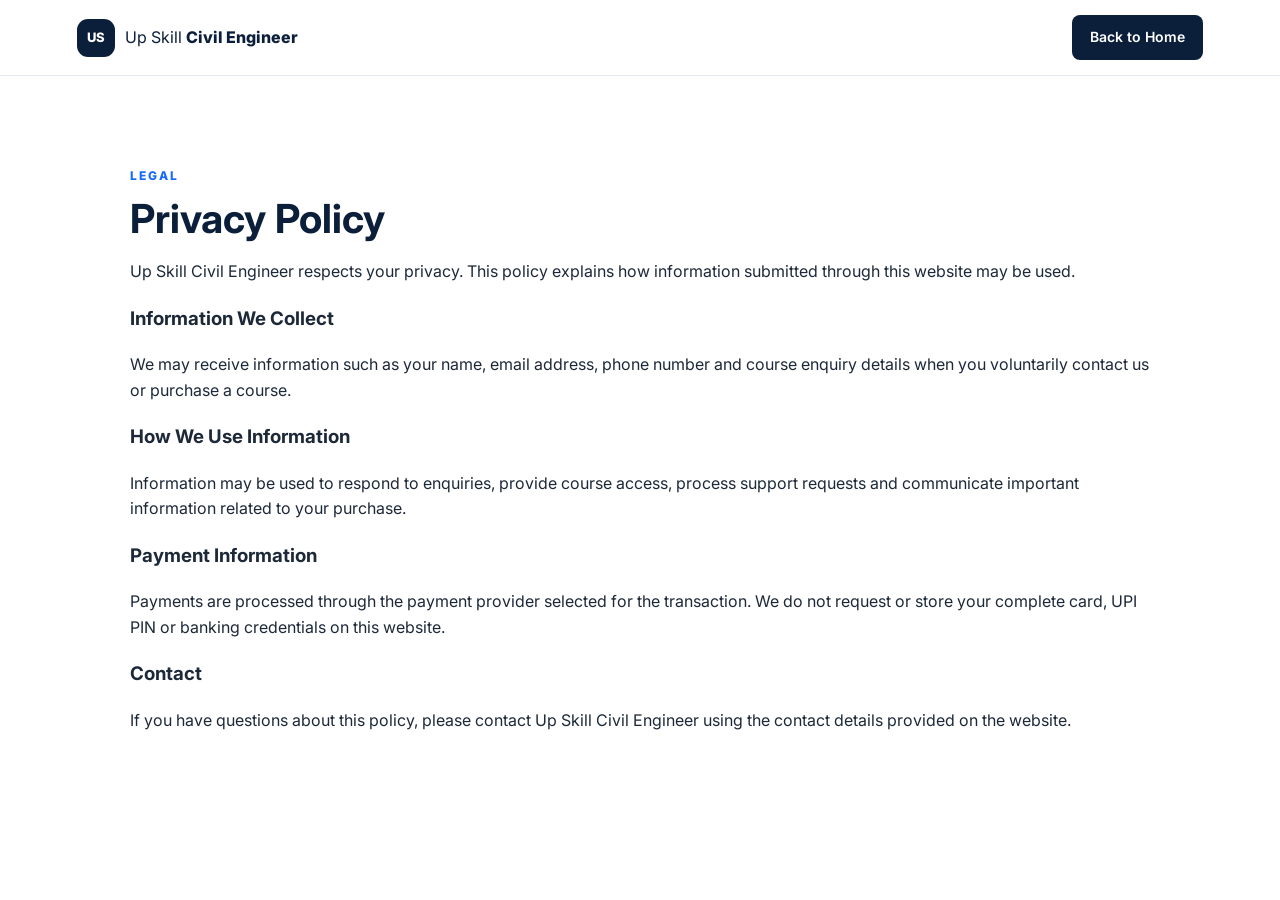
<file: privacy.html>
<!DOCTYPE html><html lang="en"><head><meta charset="UTF-8"><meta name="viewport" content="width=device-width,initial-scale=1"><title>Privacy Policy | Up Skill Civil Engineer</title><link rel="stylesheet" href="style.css"></head><body><header class="nav"><a class="brand" href="index.html"><span class="brand-mark">US</span><span>Up Skill <b>Civil Engineer</b></span></a><a class="nav-btn" href="index.html">Back to Home</a></header><main class="section"><div class="section-label">LEGAL</div><h2>Privacy Policy</h2><p>Up Skill Civil Engineer respects your privacy. This policy explains how information submitted through this website may be used.</p><h3>Information We Collect</h3><p>We may receive information such as your name, email address, phone number and course enquiry details when you voluntarily contact us or purchase a course.</p><h3>How We Use Information</h3><p>Information may be used to respond to enquiries, provide course access, process support requests and communicate important information related to your purchase.</p><h3>Payment Information</h3><p>Payments are processed through the payment provider selected for the transaction. We do not request or store your complete card, UPI PIN or banking credentials on this website.</p><h3>Contact</h3><p>If you have questions about this policy, please contact Up Skill Civil Engineer using the contact details provided on the website.</p></main></body></html>
</file>
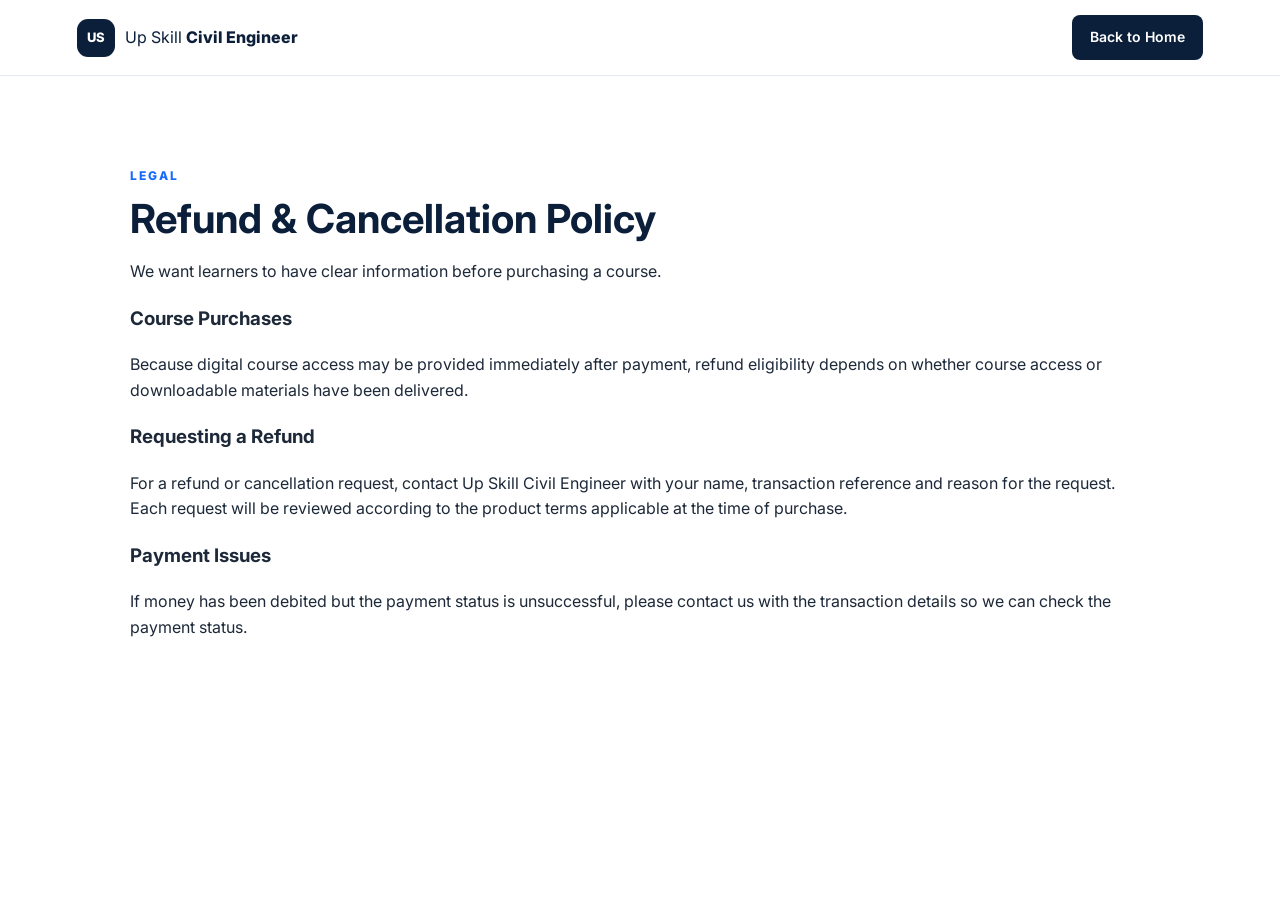
<file: refund.html>
<!DOCTYPE html><html lang="en"><head><meta charset="UTF-8"><meta name="viewport" content="width=device-width,initial-scale=1"><title>Refund & Cancellation Policy | Up Skill Civil Engineer</title><link rel="stylesheet" href="style.css"></head><body><header class="nav"><a class="brand" href="index.html"><span class="brand-mark">US</span><span>Up Skill <b>Civil Engineer</b></span></a><a class="nav-btn" href="index.html">Back to Home</a></header><main class="section"><div class="section-label">LEGAL</div><h2>Refund & Cancellation Policy</h2><p>We want learners to have clear information before purchasing a course.</p><h3>Course Purchases</h3><p>Because digital course access may be provided immediately after payment, refund eligibility depends on whether course access or downloadable materials have been delivered.</p><h3>Requesting a Refund</h3><p>For a refund or cancellation request, contact Up Skill Civil Engineer with your name, transaction reference and reason for the request. Each request will be reviewed according to the product terms applicable at the time of purchase.</p><h3>Payment Issues</h3><p>If money has been debited but the payment status is unsuccessful, please contact us with the transaction details so we can check the payment status.</p></main></body></html>
</file>
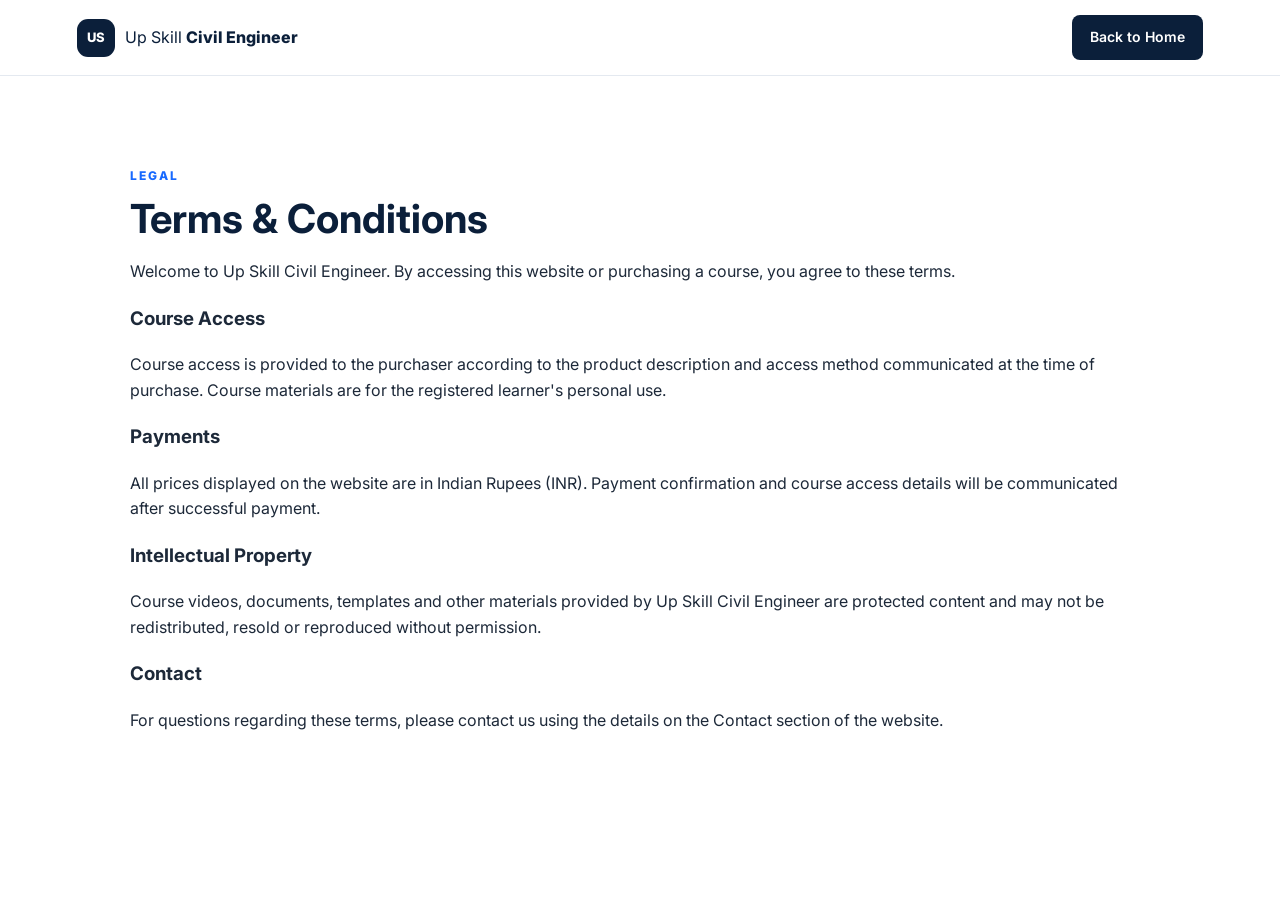
<file: terms.html>
<!DOCTYPE html><html lang="en"><head><meta charset="UTF-8"><meta name="viewport" content="width=device-width,initial-scale=1"><title>Terms & Conditions | Up Skill Civil Engineer</title><link rel="stylesheet" href="style.css"></head><body><header class="nav"><a class="brand" href="index.html"><span class="brand-mark">US</span><span>Up Skill <b>Civil Engineer</b></span></a><a class="nav-btn" href="index.html">Back to Home</a></header><main class="section"><div class="section-label">LEGAL</div><h2>Terms & Conditions</h2><p>Welcome to Up Skill Civil Engineer. By accessing this website or purchasing a course, you agree to these terms.</p><h3>Course Access</h3><p>Course access is provided to the purchaser according to the product description and access method communicated at the time of purchase. Course materials are for the registered learner's personal use.</p><h3>Payments</h3><p>All prices displayed on the website are in Indian Rupees (INR). Payment confirmation and course access details will be communicated after successful payment.</p><h3>Intellectual Property</h3><p>Course videos, documents, templates and other materials provided by Up Skill Civil Engineer are protected content and may not be redistributed, resold or reproduced without permission.</p><h3>Contact</h3><p>For questions regarding these terms, please contact us using the details on the Contact section of the website.</p></main></body></html>
</file>
<file: style.css>
@import url('https://fonts.googleapis.com/css2?family=Inter:wght@400;500;600;700;800&display=swap');
:root{--navy:#0b1f3a;--blue:#1769ff;--orange:#ff8a00;--light:#f5f8fc;--text:#1d2939;--muted:#667085;--border:#e4e9f0}
*{box-sizing:border-box}html{scroll-behavior:smooth}body{margin:0;font-family:Inter,Arial,sans-serif;color:var(--text);background:white;line-height:1.6}.nav{height:76px;display:flex;align-items:center;justify-content:space-between;padding:0 6%;border-bottom:1px solid var(--border);position:sticky;top:0;background:#fff;z-index:10}.brand{display:flex;align-items:center;gap:10px;text-decoration:none;color:var(--navy);font-size:16px}.brand-mark{width:38px;height:38px;border-radius:11px;background:var(--navy);color:#fff;display:grid;place-items:center;font-weight:800;font-size:13px}.brand b{font-weight:800}.nav nav{display:flex;gap:30px}.nav nav a,.footer-links a{color:var(--muted);text-decoration:none;font-size:14px}.nav-btn{background:var(--navy);color:#fff;padding:11px 18px;border-radius:8px;text-decoration:none;font-size:14px;font-weight:600}.hero{background:linear-gradient(135deg,#f7faff,#eef4ff);min-height:650px;padding:85px 8%;display:grid;grid-template-columns:1.2fr .8fr;gap:70px;align-items:center}.eyebrow,.section-label{font-size:12px;letter-spacing:2px;color:var(--blue);font-weight:800}.hero h1{font-size:58px;line-height:1.08;color:var(--navy);margin:15px 0 22px;letter-spacing:-2px}.hero h1 span{color:var(--blue)}.hero p{max-width:650px;font-size:18px;color:var(--muted)}.hero-actions{display:flex;gap:12px;margin:30px 0}.btn{display:inline-block;text-decoration:none;border-radius:8px;padding:13px 22px;font-weight:700;font-size:14px}.primary{background:var(--blue);color:#fff}.secondary{background:#fff;color:var(--navy);border:1px solid var(--border)}.wide{width:100%;text-align:center}.trust-row{display:flex;flex-wrap:wrap;gap:20px;font-size:12px;color:#475467}.hero-card{background:#fff;padding:30px;border-radius:18px;box-shadow:0 20px 55px #0b1f3a18;border:1px solid #e4eaf3}.card-top{font-size:11px;color:var(--blue);font-weight:800;letter-spacing:1.5px}.course-icon{width:65px;height:65px;border-radius:16px;background:var(--navy);color:#fff;display:grid;place-items:center;font-weight:800;font-size:20px;margin:22px 0 15px}.hero-card h3{font-size:27px;line-height:1.25;color:var(--navy);margin:0}.hero-card p{font-size:14px;margin:12px 0 18px}.price{border-top:1px solid var(--border);border-bottom:1px solid var(--border);padding:15px 0;margin-bottom:18px;display:flex;align-items:center;justify-content:space-between}.price small{color:var(--orange);font-weight:700}.price strong{font-size:30px;color:var(--navy)}.section{padding:90px 9%;max-width:1250px;margin:auto}.section h2{font-size:40px;line-height:1.2;color:var(--navy);margin:10px 0 12px}.lead{color:var(--muted);font-size:17px;max-width:760px}.feature-grid{display:grid;grid-template-columns:repeat(3,1fr);gap:20px;margin-top:45px}.feature-grid>div{border:1px solid var(--border);padding:28px;border-radius:12px}.feature-grid span{color:var(--blue);font-weight:800}.feature-grid h3{margin-bottom:5px;color:var(--navy)}.feature-grid p{color:var(--muted);font-size:14px}.course-section{max-width:none;background:var(--navy);color:#fff}.course-section h2,.course-section .lead{color:#fff}.course-layout{max-width:1080px;margin:auto;display:grid;grid-template-columns:1fr 1fr;gap:60px;align-items:start}.course-section .section-label{color:#80a9ff}.offer{margin:28px 0;display:flex;align-items:center;gap:20px}.offer span{font-size:11px;color:#ffc56a;font-weight:800;letter-spacing:1px}.offer strong{font-size:38px}.syllabus{background:#fff;color:var(--text);border-radius:15px;padding:28px}.syllabus h3{color:var(--navy);margin-top:0}.item{padding:11px 0;border-bottom:1px solid var(--border);font-size:14px}.item:last-child{border:0}.why{background:var(--light);max-width:none}.stats{max-width:1080px;margin:35px auto 0;display:grid;grid-template-columns:repeat(3,1fr);gap:20px}.stats div{background:#fff;padding:25px;border-radius:12px}.stats strong{font-size:26px;color:var(--blue)}.contact-box{margin-top:30px;border:1px solid var(--border);border-radius:14px;padding:28px;display:flex;justify-content:space-between;align-items:center;gap:20px}.contact-box h3{margin:0;color:var(--navy)}.contact-box p{margin:5px 0;color:var(--muted);font-size:14px}.contact-box a{color:var(--blue)}footer{background:#07172c;color:#d8e1ee;padding:45px 9%;display:grid;grid-template-columns:1fr 1fr;gap:25px}footer b{font-size:18px}footer p{color:#9fb0c5;font-size:13px}.footer-links{display:flex;justify-content:flex-end;gap:20px;align-items:start}.copyright{grid-column:1/-1;border-top:1px solid #ffffff18;padding-top:20px}@media(max-width:800px){.nav nav,.nav-btn{display:none}.hero{grid-template-columns:1fr;padding:60px 6%;gap:35px}.hero h1{font-size:43px}.section{padding:65px 6%}.feature-grid,.stats,.course-layout{grid-template-columns:1fr}.contact-box,footer{display:block}.footer-links{justify-content:flex-start;flex-wrap:wrap;margin-top:25px}.copyright{margin-top:25px}.hero p{font-size:16px}}
</file>
